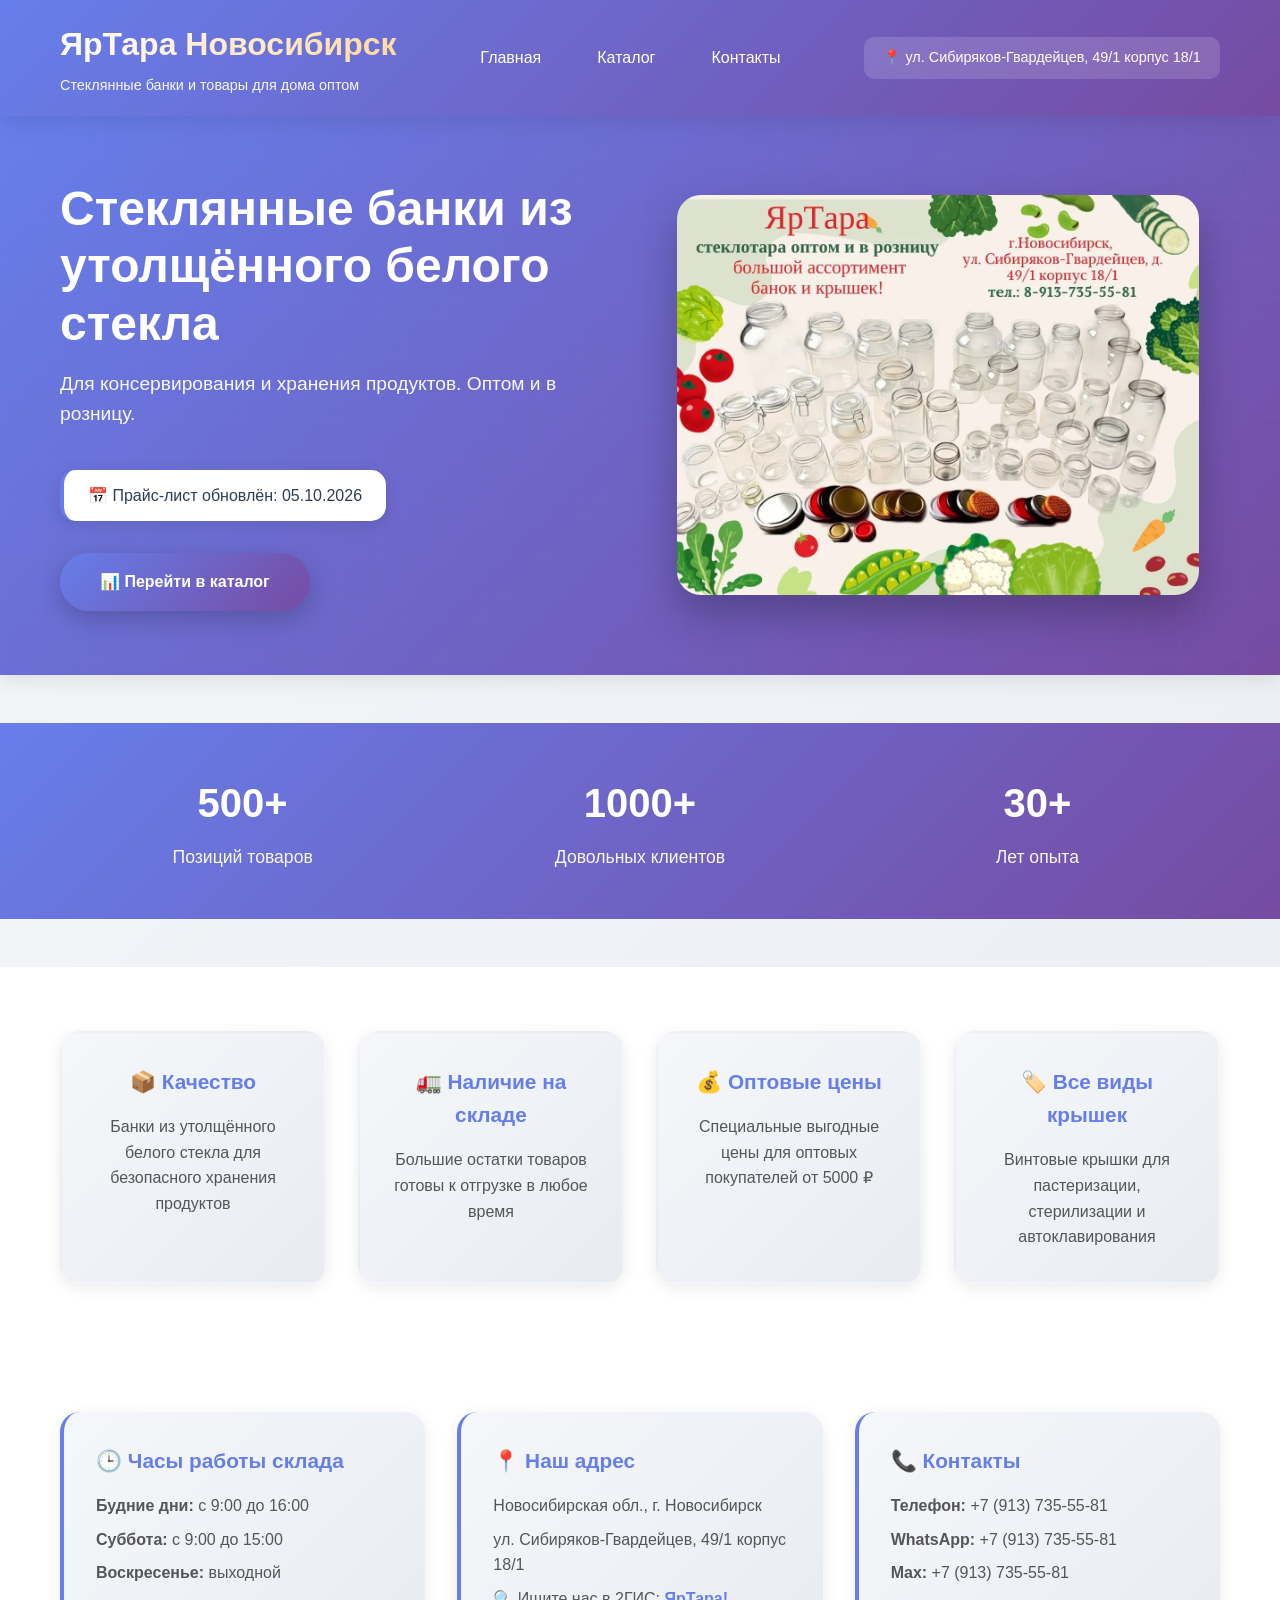
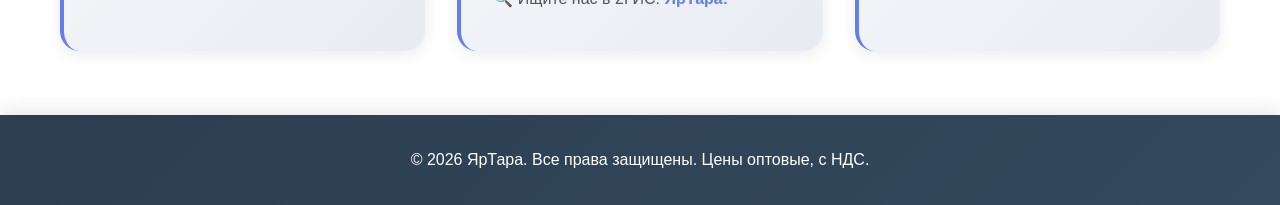
<file: index.html>
<!DOCTYPE html>
<html lang="ru">

<head>
    <meta charset="UTF-8">
    <meta name="viewport" content="width=device-width, initial-scale=1.0">
    <link rel="icon" type="image/svg+xml" href="static/images/favicon.svg">
    <title>ЯрТара Новосибирск - оптовая продажа стеклянной тары</title>
    <style>
        * {
            margin: 0;
            padding: 0;
            box-sizing: border-box;
        }

        body {
            font-family: 'Segoe UI', -apple-system, BlinkMacSystemFont, Arial, sans-serif;
            background: linear-gradient(135deg, #f5f7fa 0%, #e8ecf1 100%);
            color: #2c3e50;
            line-height: 1.6;
        }

        .container {
            max-width: 1200px;
            margin: auto;
            padding: 0 20px;
        }

        header {
            background: linear-gradient(135deg, #667eea 0%, #764ba2 100%);
            color: white;
            padding: 1.2rem 0;
            box-shadow: 0 4px 20px rgba(0, 0, 0, 0.1);
            position: sticky;
            top: 0;
            z-index: 100;
        }

        header .container {
            display: flex;
            justify-content: space-between;
            align-items: center;
            flex-wrap: wrap;
            gap: 1rem;
        }

        .logo h1 {
            font-size: 2rem;
            background: linear-gradient(135deg, #fff 0%, #ffd89b 100%);
            -webkit-background-clip: text;
            -webkit-text-fill-color: transparent;
            background-clip: text;
            font-weight: 800;
        }

        .logo p {
            font-size: 0.9rem;
            opacity: 0.95;
            margin-top: 0.2rem;
        }

        nav ul {
            display: flex;
            list-style: none;
            gap: 1.5rem;
        }

        nav a {
            color: white;
            text-decoration: none;
            font-weight: 500;
            transition: all 0.3s;
            padding: 0.5rem 1rem;
            border-radius: 8px;
        }

        nav a:hover {
            color: #ffd89b;
            background: rgba(255, 255, 255, 0.1);
            transform: translateY(-2px);
        }

        .contact-info {
            background: rgba(255, 255, 255, 0.15);
            padding: 0.6rem 1.2rem;
            border-radius: 10px;
            backdrop-filter: blur(10px);
        }

        .contact-info p {
            margin: 0;
            font-size: 0.9rem;
        }

        /* ===== HERO с изображением ===== */
        .hero {
            background: linear-gradient(135deg, #667eea 0%, #764ba2 100%);
            color: white;
            padding: 4rem 0;
            margin-bottom: 3rem;
            box-shadow: 0 4px 20px rgba(0, 0, 0, 0.1);
            position: relative;
            overflow: hidden;
        }

        .hero::before {
            content: '';
            position: absolute;
            top: 0;
            left: 0;
            right: 0;
            bottom: 0;
            background: url('data:image/svg+xml,<svg width="100" height="100" xmlns="http://www.w3.org/2000/svg"><defs><pattern id="grid" width="40" height="40" patternUnits="userSpaceOnUse"><path d="M 40 0 L 0 0 0 40" fill="none" stroke="rgba(255,255,255,0.1)" stroke-width="1"/></pattern></defs><rect width="100" height="100" fill="url(%23grid)"/></svg>');
            opacity: 0.3;
        }

        .hero .container {
            display: flex;
            align-items: center;
            justify-content: space-between;
            gap: 2rem;
            position: relative;
            z-index: 1;
        }

        .hero-content {
            flex: 1;
            text-align: left;
        }

        .hero-content h2 {
            font-size: 3rem;
            margin-bottom: 1rem;
            font-weight: 800;
            line-height: 1.2;
        }

        .hero-content p {
            font-size: 1.2rem;
            margin-bottom: 2rem;
            opacity: 0.95;
        }

        .hero-content .btn {
            display: inline-block;
            background: white;
            color: #667eea;
            padding: 1rem 2.5rem;
            border-radius: 50px;
            text-decoration: none;
            font-weight: 700;
            transition: all 0.3s;
            box-shadow: 0 8px 25px rgba(0, 0, 0, 0.2);
            margin-top: 0.5rem;
        }

        .hero-content .btn:hover {
            transform: translateY(-3px);
            box-shadow: 0 12px 35px rgba(0, 0, 0, 0.3);
        }

        .hero-image {
            flex: 1;
            display: flex;
            justify-content: center;
            align-items: center;
        }

        .hero-image img {
            max-width: 100%;
            height: auto;
            border-radius: 24px;
            box-shadow: 0 20px 40px rgba(0, 0, 0, 0.25);
            transition: transform 0.3s ease;
            max-height: 400px;
            object-fit: contain;
        }

        .hero-image img:hover {
            transform: scale(1.02);
        }

        /* ===== Остальные секции ===== */
        .features {
            padding: 4rem 0;
            background: white;
        }

        .features .container {
            display: grid;
            grid-template-columns: repeat(auto-fit, minmax(250px, 1fr));
            gap: 2rem;
        }

        .feature-card {
            background: linear-gradient(135deg, #f5f7fa 0%, #e8ecf1 100%);
            padding: 2rem;
            border-radius: 20px;
            box-shadow: 0 4px 15px rgba(0, 0, 0, 0.08);
            text-align: center;
            transition: all 0.3s;
            border: 2px solid transparent;
        }

        .feature-card:hover {
            transform: translateY(-5px);
            box-shadow: 0 8px 25px rgba(102, 126, 234, 0.2);
            border-color: #667eea;
        }

        .feature-card h3 {
            color: #667eea;
            margin-bottom: 1rem;
            font-size: 1.3rem;
        }

        .feature-card p {
            color: #555;
            line-height: 1.6;
        }

        .stats {
            background: linear-gradient(135deg, #667eea 0%, #764ba2 100%);
            color: white;
            padding: 3rem 0;
            margin: 3rem 0;
        }

        .stats .container {
            display: grid;
            grid-template-columns: repeat(auto-fit, minmax(200px, 1fr));
            gap: 2rem;
            text-align: center;
        }

        .stat-item h3 {
            font-size: 2.5rem;
            font-weight: 800;
            margin-bottom: 0.5rem;
        }

        .stat-item p {
            font-size: 1.1rem;
            opacity: 0.95;
        }

        .contacts {
            padding: 4rem 0;
            background: white;
        }

        .contacts .container {
            display: grid;
            grid-template-columns: repeat(auto-fit, minmax(300px, 1fr));
            gap: 2rem;
        }

        .contact-card {
            padding: 2rem;
            border-radius: 20px;
            box-shadow: 0 4px 15px rgba(0, 0, 0, 0.08);
            background: linear-gradient(135deg, #f5f7fa 0%, #e8ecf1 100%);
            border-left: 4px solid #667eea;
            transition: all 0.3s;
        }

        .contact-card:hover {
            transform: translateY(-5px);
            box-shadow: 0 8px 25px rgba(102, 126, 234, 0.2);
        }

        .contact-card h3 {
            color: #667eea;
            margin-bottom: 1rem;
            font-size: 1.3rem;
        }

        .contact-card p {
            margin: 0.5rem 0;
            color: #555;
        }

        footer {
            background: linear-gradient(135deg, #2c3e50 0%, #34495e 100%);
            color: white;
            text-align: center;
            padding: 2rem 0;
            box-shadow: 0 -4px 20px rgba(0, 0, 0, 0.1);
        }

        /* ===== Адаптив ===== */
        @media (max-width: 768px) {
            header .container {
                flex-direction: column;
                text-align: center;
            }

            .hero .container {
                flex-direction: column;
                text-align: center;
            }

            .hero-content {
                text-align: center;
            }

            .hero-content h2 {
                font-size: 2rem;
            }

            .hero-content p {
                font-size: 1rem;
            }

            .hero-image img {
                max-height: 250px;
            }

            nav ul {
                flex-wrap: wrap;
                justify-content: center;
            }
        }

        @keyframes fadeIn {
            from {
                opacity: 0;
                transform: translateY(20px);
            }
            to {
                opacity: 1;
                transform: translateY(0);
            }
        }

        .feature-card,
        .contact-card {
            animation: fadeIn 0.6s ease-out;
        }
    </style>
</head>

<body>
    <header>
        <div class="container">
            <div class="logo">
                <h1>ЯрТара Новосибирск</h1>
                <p>Стеклянные банки и товары для дома оптом</p>
            </div>
            <nav>
                <ul>
                    <li><a href="index.html">Главная</a></li>
                    <li><a href="catalog.html">Каталог</a></li>
                    <li><a href="#contacts">Контакты</a></li>
                </ul>
            </nav>
            <div class="contact-info">
                <p>📍 ул. Сибиряков-Гвардейцев, 49/1 корпус 18/1</p>
            </div>
        </div>
    </header>

    <!-- HERO с изображением -->
    <section class="hero">
        <div class="container">
            <div class="hero-content">
                <h2>Стеклянные банки из утолщённого белого стекла</h2>
                <p>Для консервирования и хранения продуктов. Оптом и в розницу.</p>
                <div style="background: white; color: #2c3e50; padding: 0.8rem 1.5rem; border-radius: 15px; display: inline-block; margin: 0.5rem 0 1.5rem; box-shadow: 0 4px 15px rgba(0,0,0,0.1); font-weight: 500; font-size: 1rem; border-left: 4px solid #667eea;">
                    📅 Прайс-лист обновлён: 05.10.2026
                </div>
                <br>
                <a href="catalog.html" class="btn" style="background: linear-gradient(135deg, #667eea 0%, #764ba2 100%); color: white;">
                    📊 Перейти в каталог
                </a>
            </div>
            <div class="hero-image">
                <!-- ВАШЕ ИЗОБРАЖЕНИЕ: замените имя файла при необходимости -->
                <img src="static/images/yartara-hero.png" alt="ЯрТара - стеклянные банки оптом" title="ЯрТара">
            </div>
        </div>
    </section>

    <section class="stats">
        <div class="container">
            <div class="stat-item">
                <h3>500+</h3>
                <p>Позиций товаров</p>
            </div>
            <div class="stat-item">
                <h3>1000+</h3>
                <p>Довольных клиентов</p>
            </div>
            <div class="stat-item">
                <h3>30+</h3>
                <p>Лет опыта</p>
            </div>
        </div>
    </section>

    <section class="features">
        <div class="container">
            <div class="feature-card">
                <h3>📦 Качество</h3>
                <p>Банки из утолщённого белого стекла для безопасного хранения продуктов</p>
            </div>
            <div class="feature-card">
                <h3>🚛 Наличие на складе</h3>
                <p>Большие остатки товаров готовы к отгрузке в любое время</p>
            </div>
            <div class="feature-card">
                <h3>💰 Оптовые цены</h3>
                <p>Специальные выгодные цены для оптовых покупателей от 5000 ₽</p>
            </div>
            <div class="feature-card">
                <h3>🏷️ Все виды крышек</h3>
                <p>Винтовые крышки для пастеризации, стерилизации и автоклавирования</p>
            </div>
        </div>
    </section>

    <section class="contacts" id="contacts">
        <div class="container">
            <div class="contact-card">
                <h3>🕒 Часы работы склада</h3>
                <p><strong>Будние дни:</strong> с 9:00 до 16:00</p>
                <p><strong>Суббота:</strong> с 9:00 до 15:00</p>
                <p><strong>Воскресенье:</strong> выходной</p>
            </div>
            <div class="contact-card">
                <h3>📍 Наш адрес</h3>
                <p>Новосибирская обл., г. Новосибирск</p>
                <p>ул. Сибиряков-Гвардейцев, 49/1 корпус 18/1</p>
                <p>🔍 Ищите нас в 2ГИС: <a href="https://2gis.ru/novosibirsk/search/ЯрТара" target="_blank" rel="noopener" style="color: #667eea; font-weight: 600; text-decoration: none;">ЯрТара!</a></p>
            </div>
            <div class="contact-card">
                <h3>📞 Контакты</h3>
                <p><strong>Телефон:</strong> +7 (913) 735-55-81</p>
                <p><strong>WhatsApp:</strong> +7 (913) 735-55-81</p>
                <p><strong>Max:</strong> +7 (913) 735-55-81</p>
            </div>
        </div>
    </section>

    <footer>
        <div class="container">
            <p>&copy; 2026 ЯрТара. Все права защищены. Цены оптовые, с НДС.</p>
        </div>
    </footer>
</body>

</html>
</file>
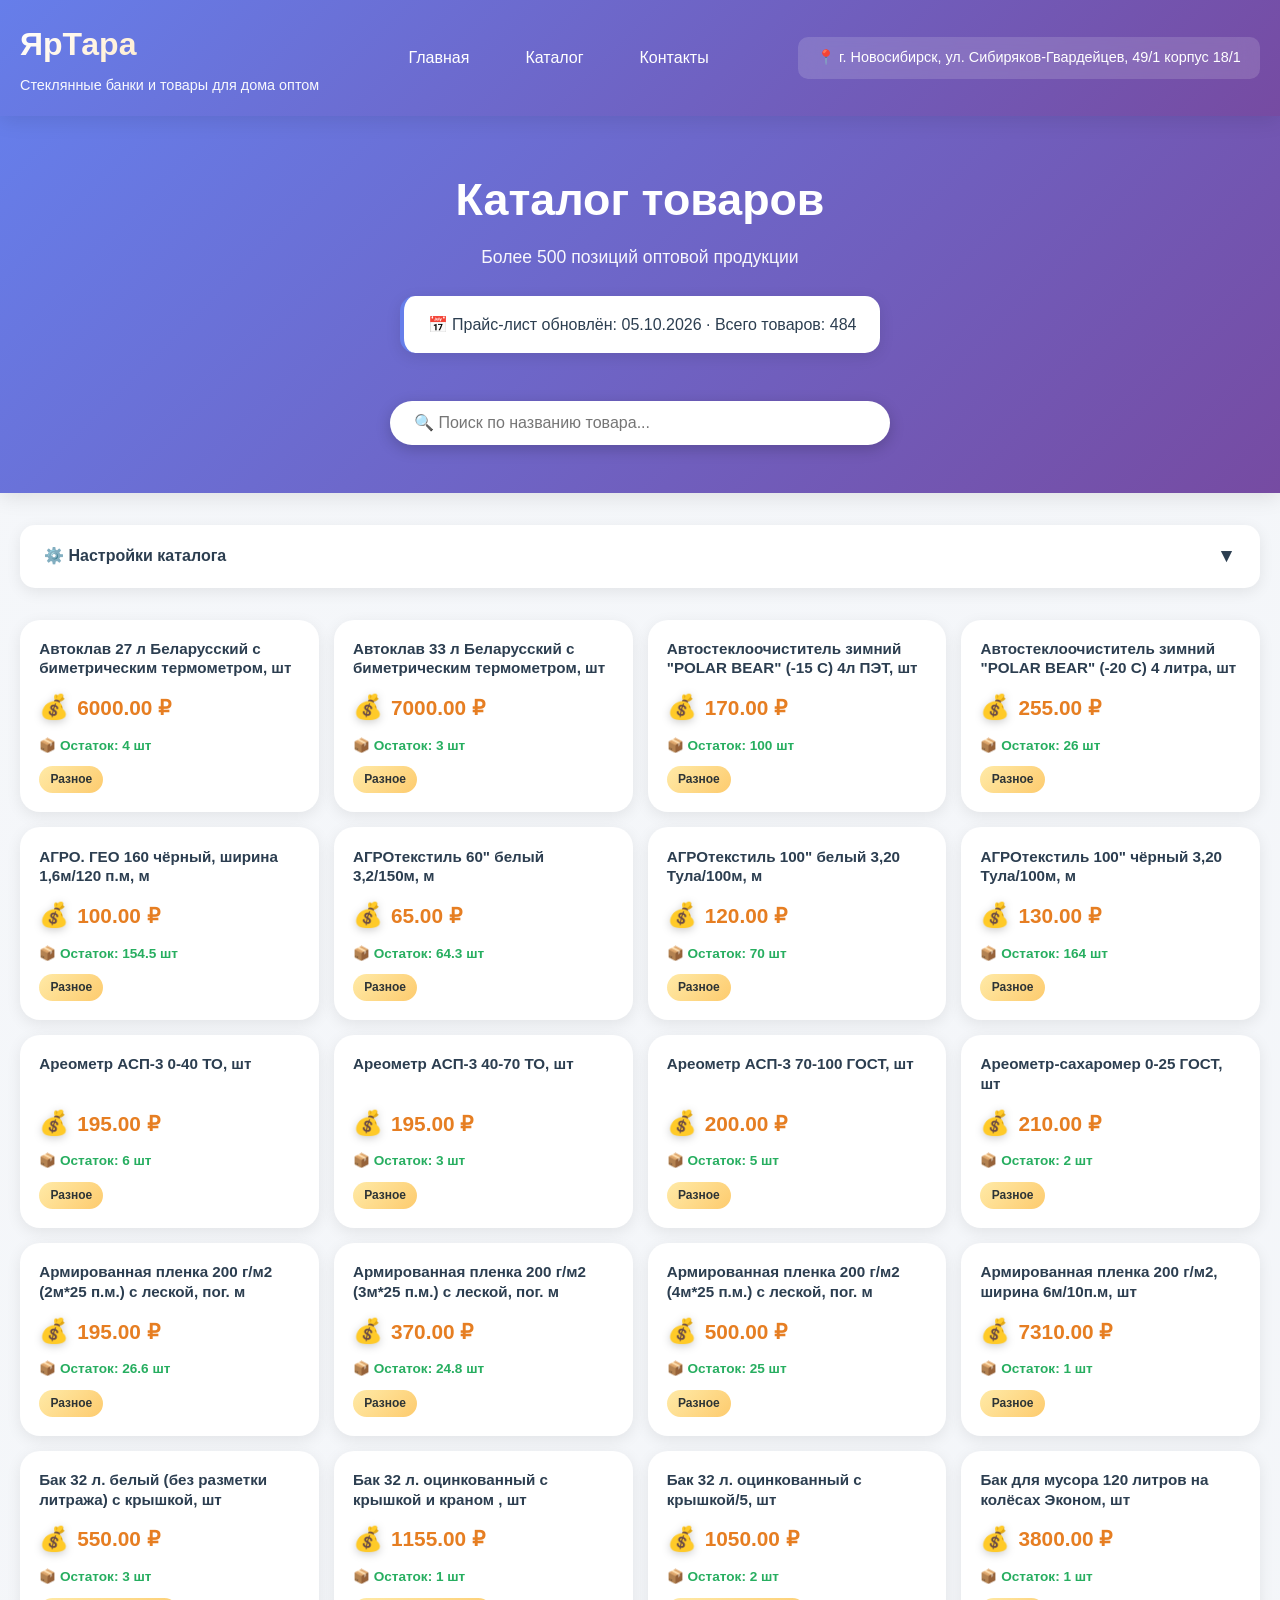
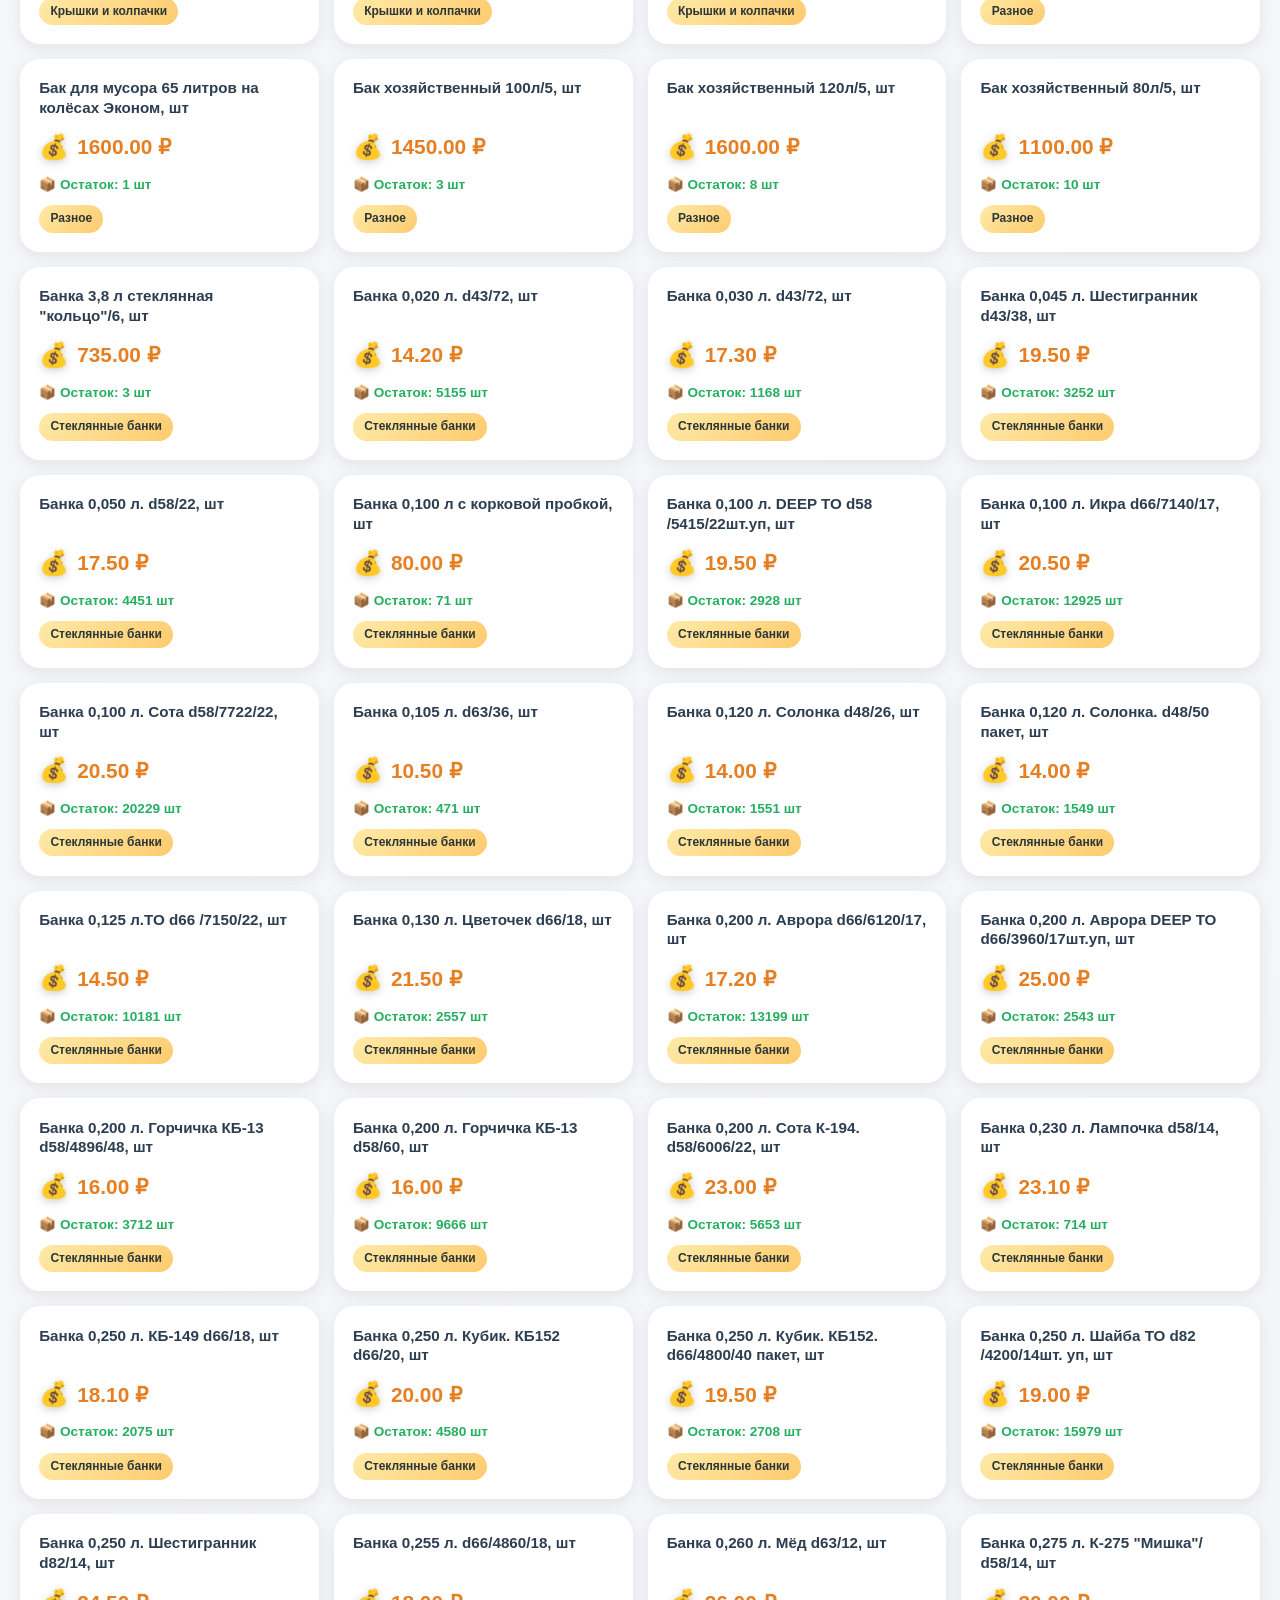
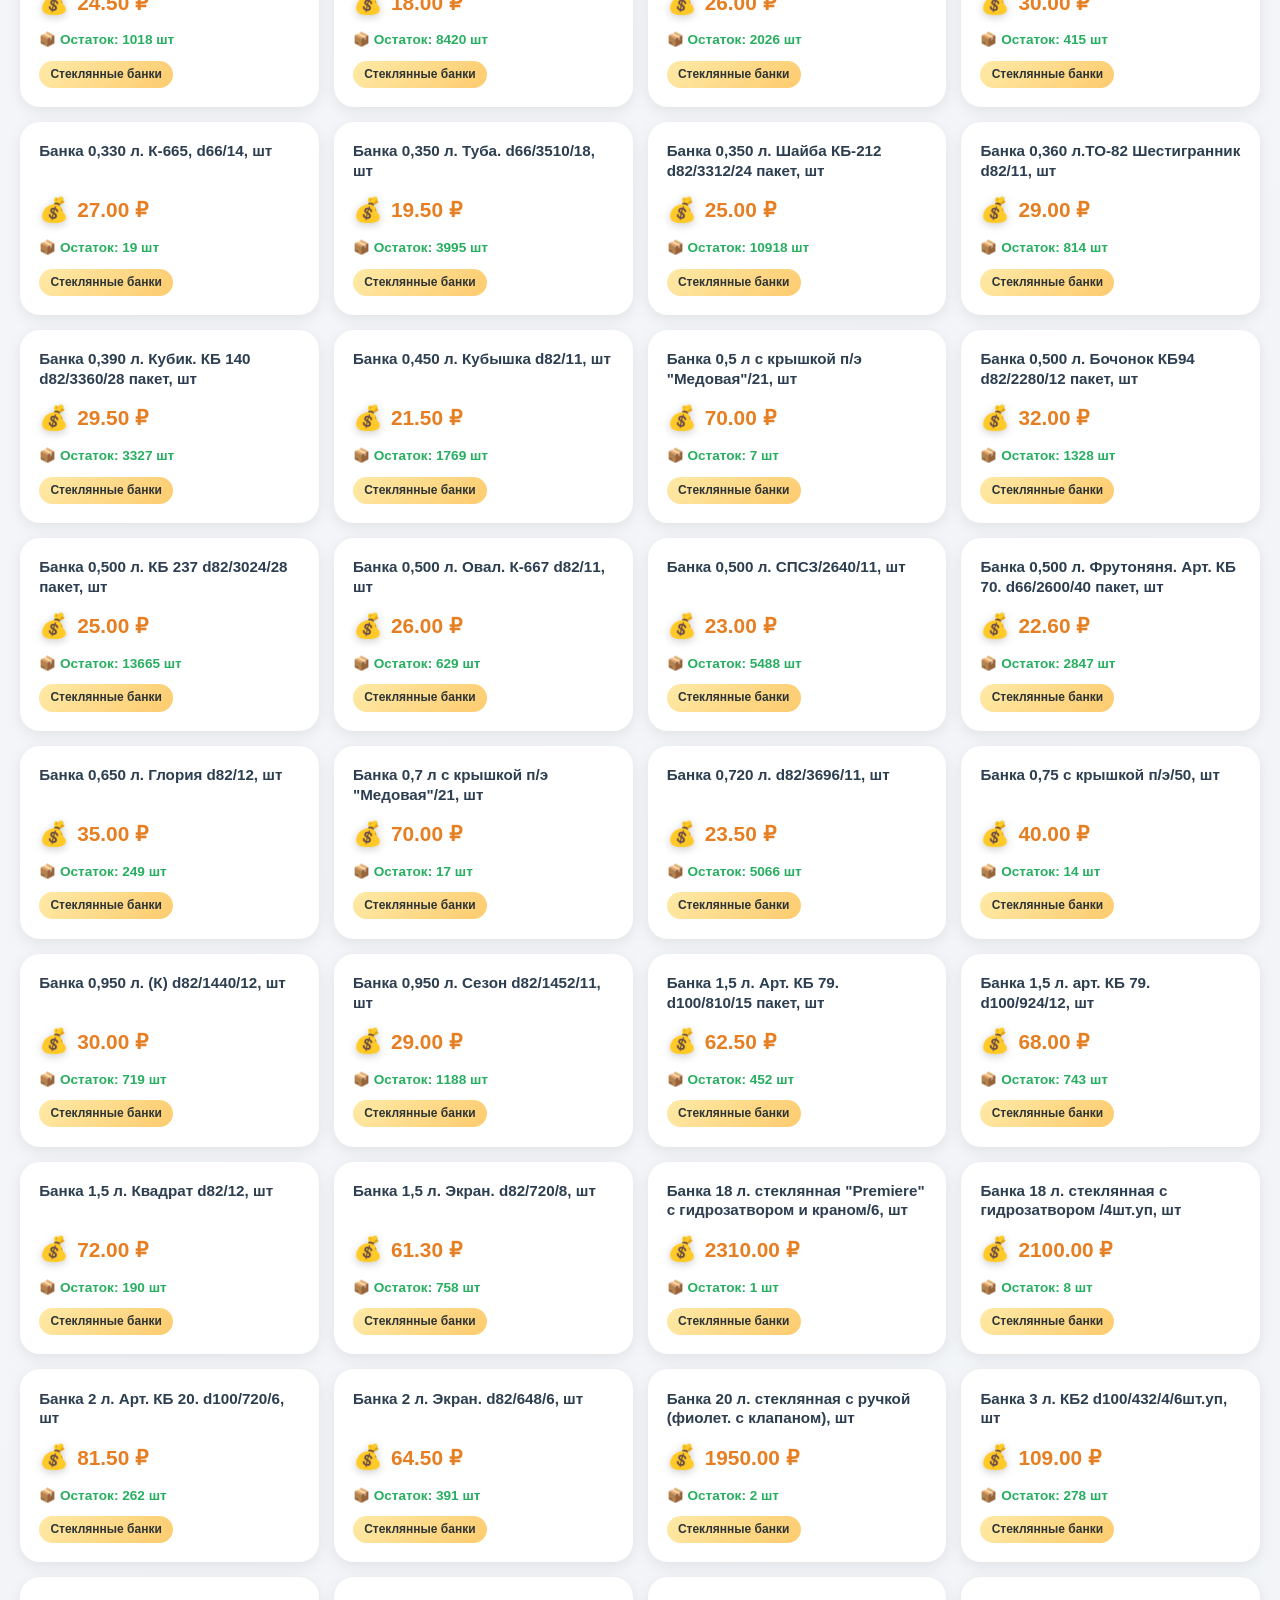
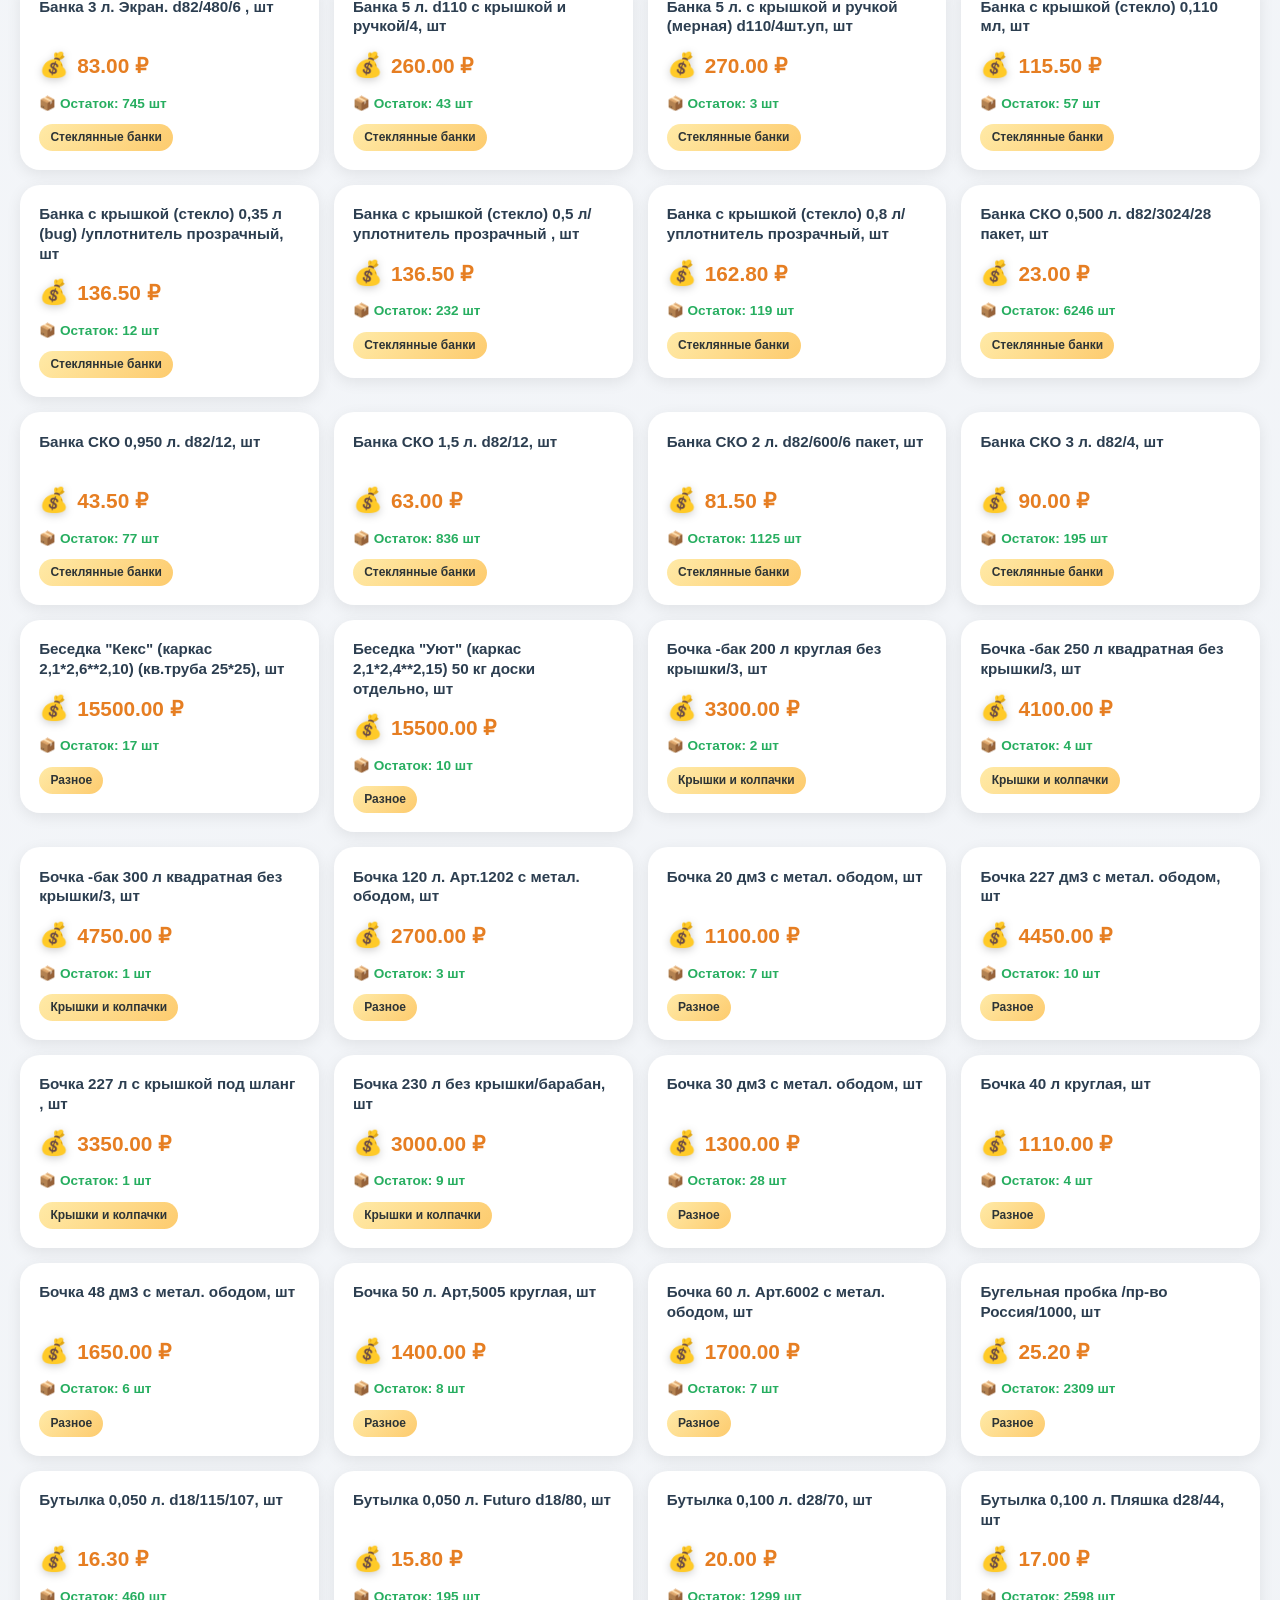
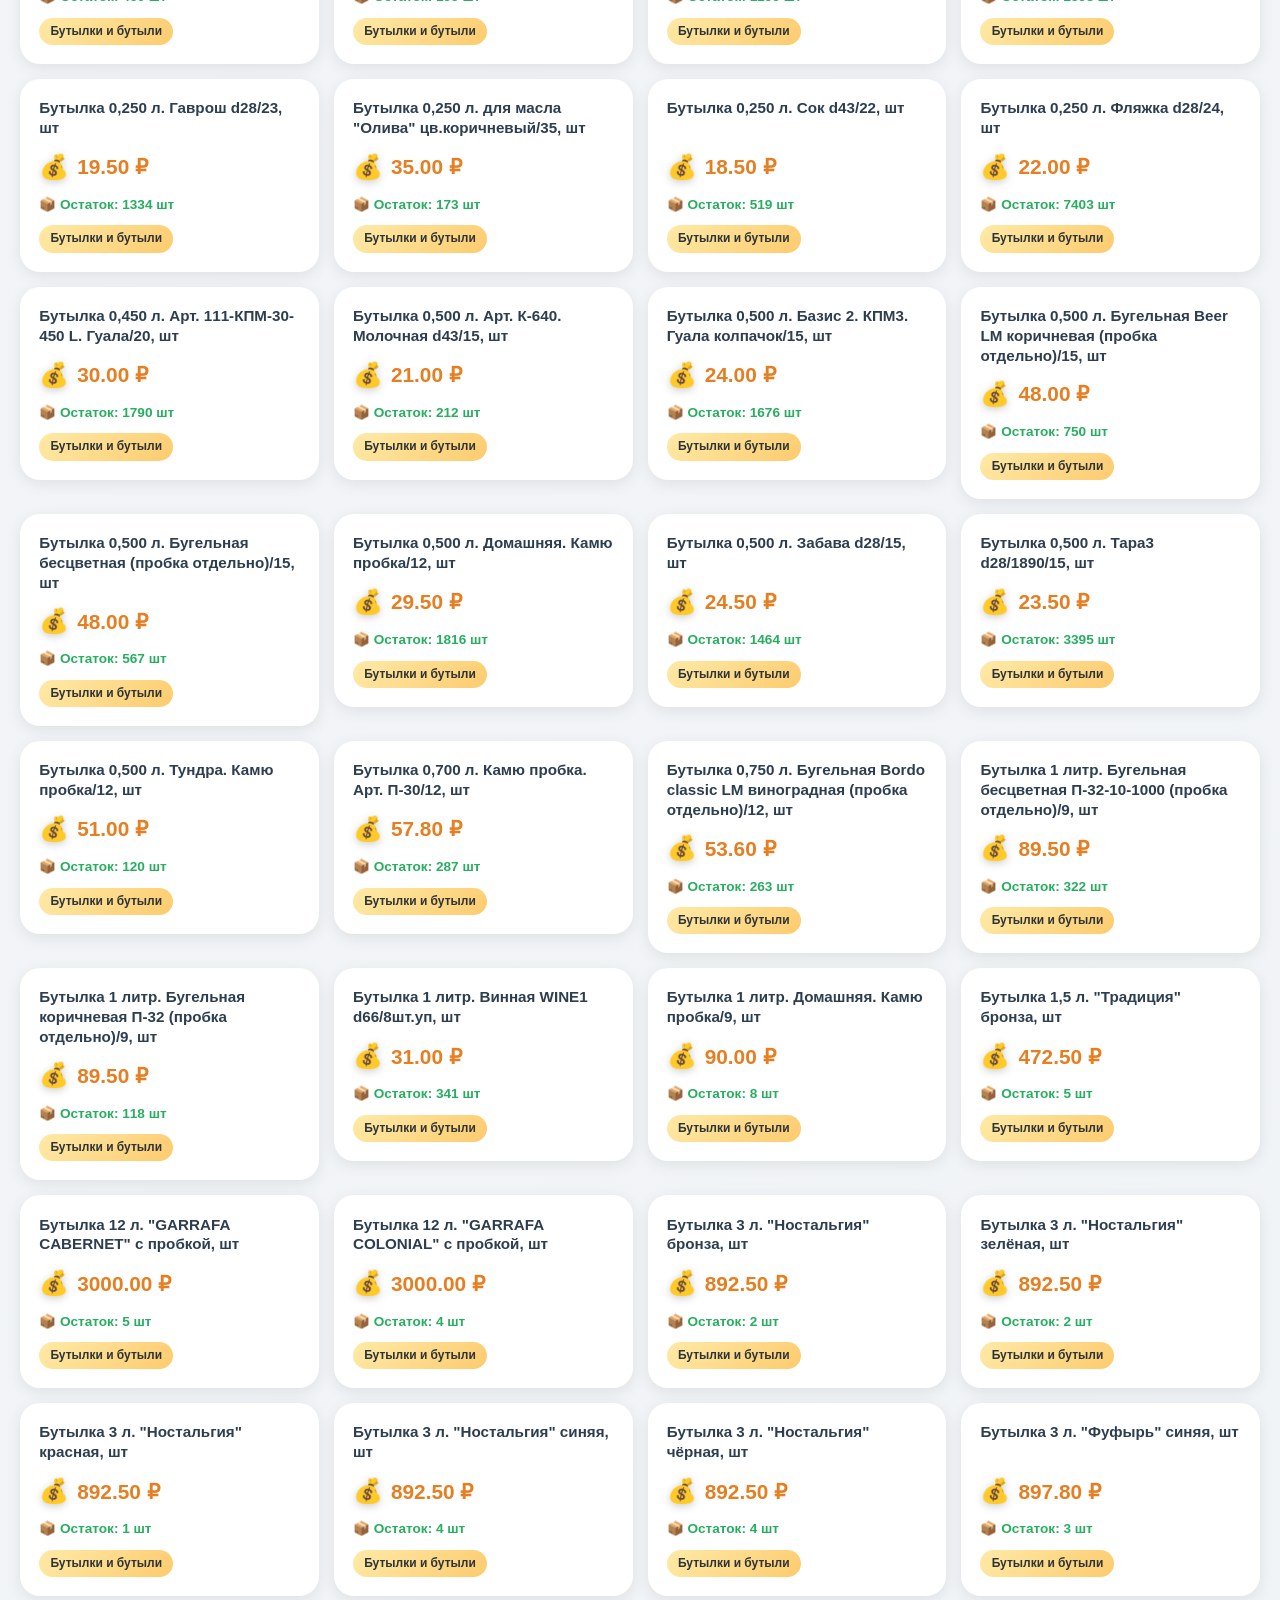
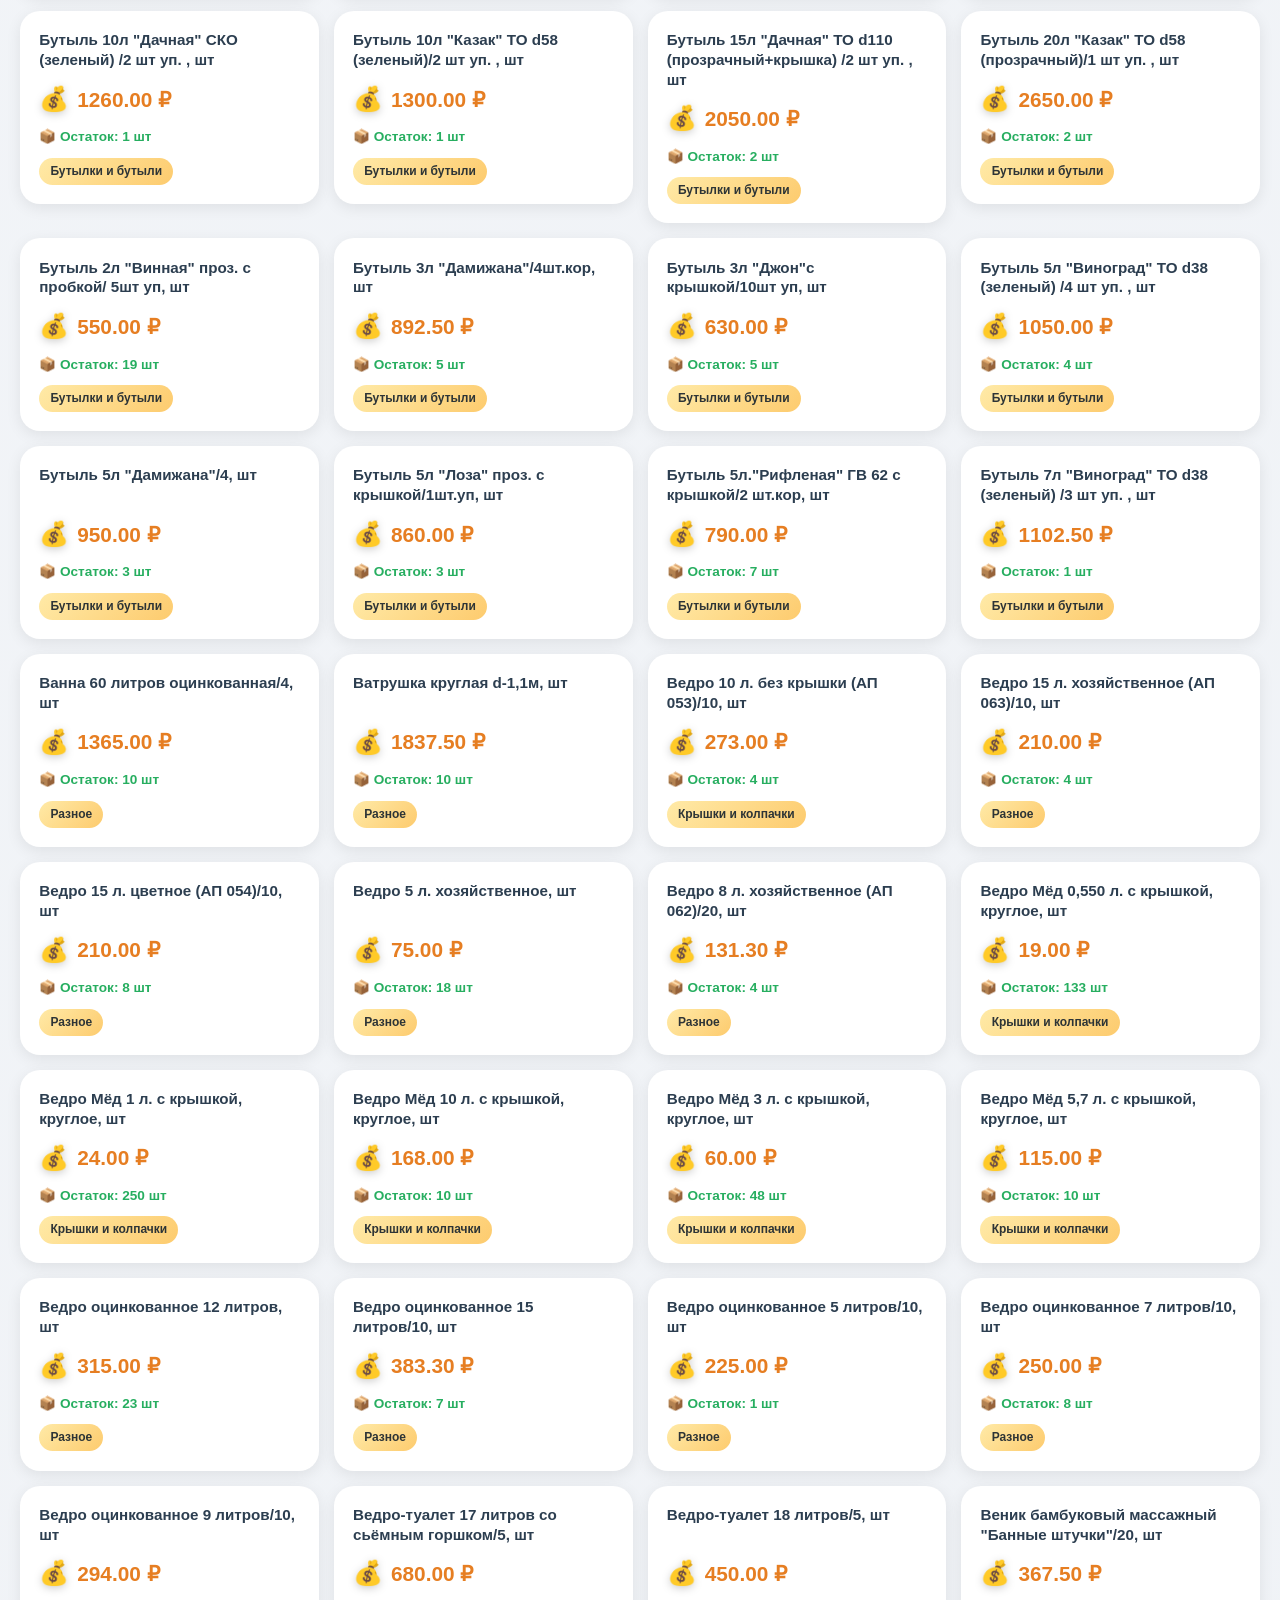
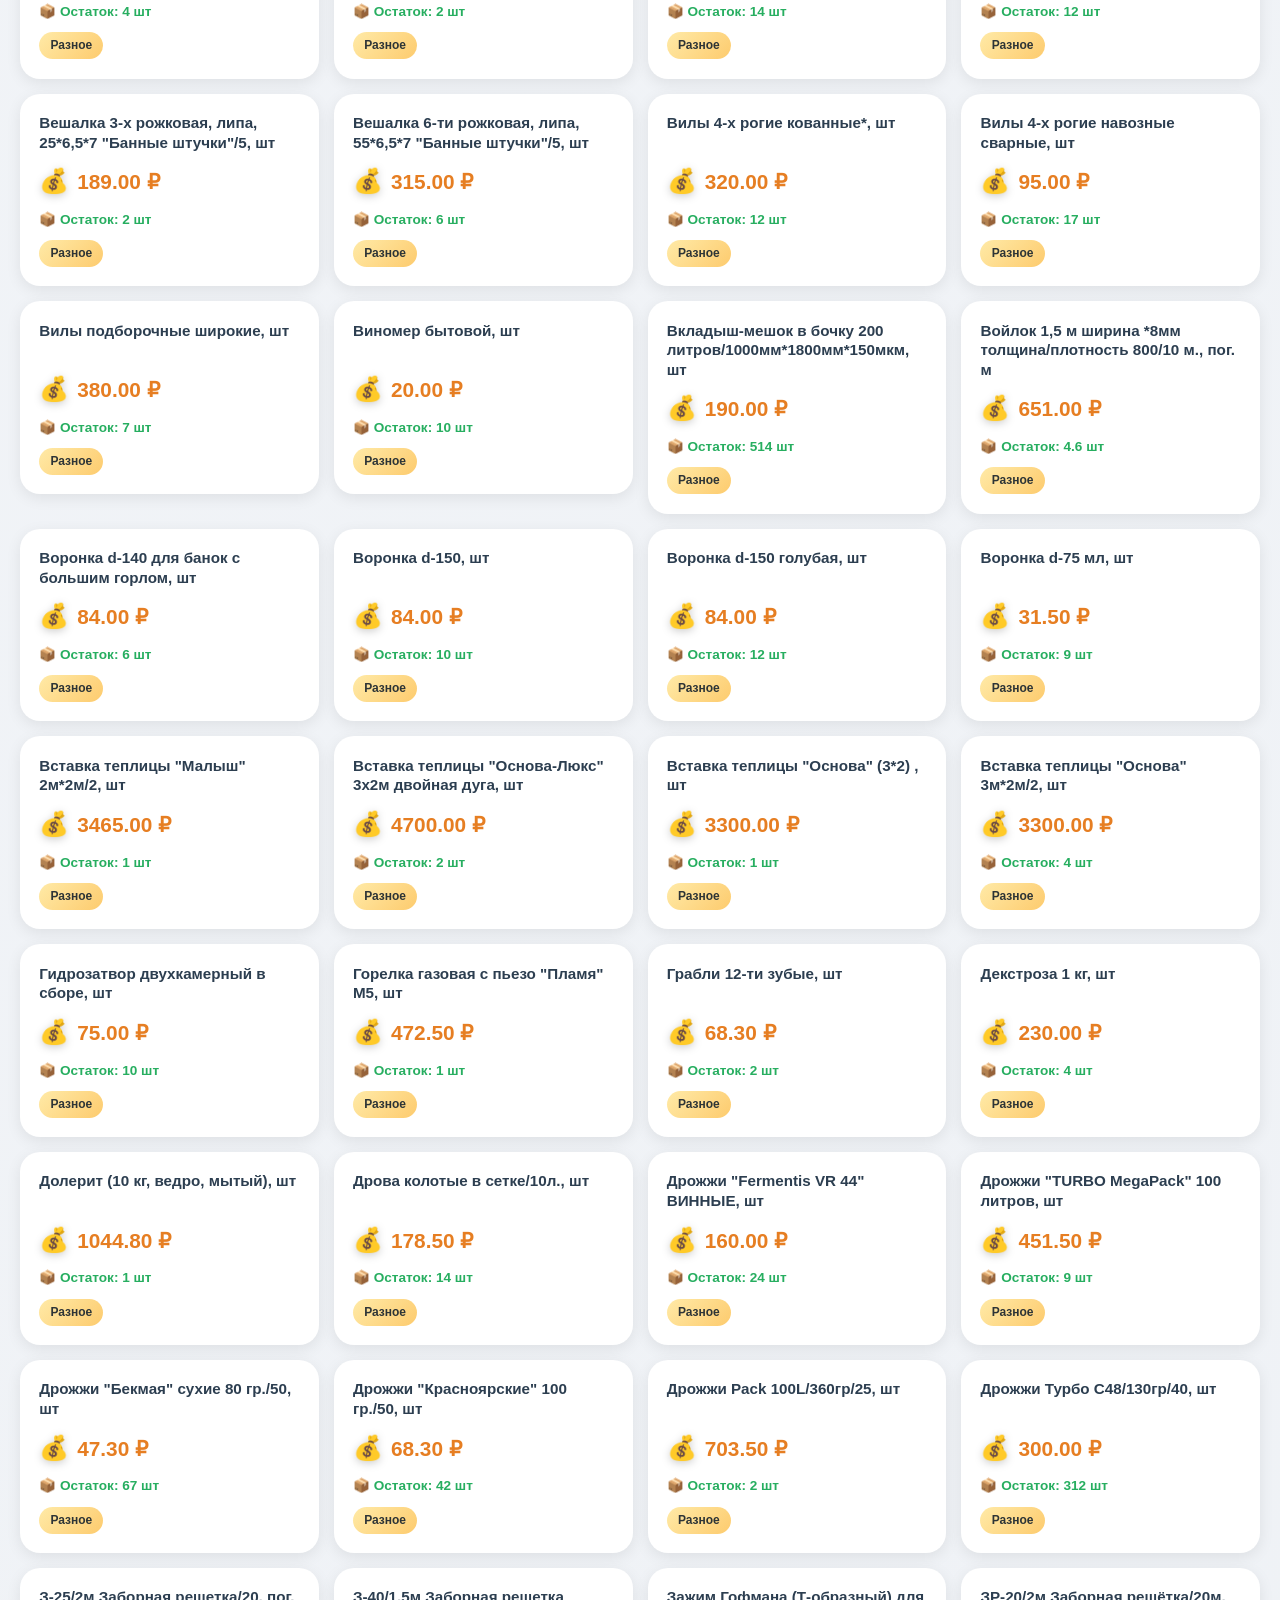
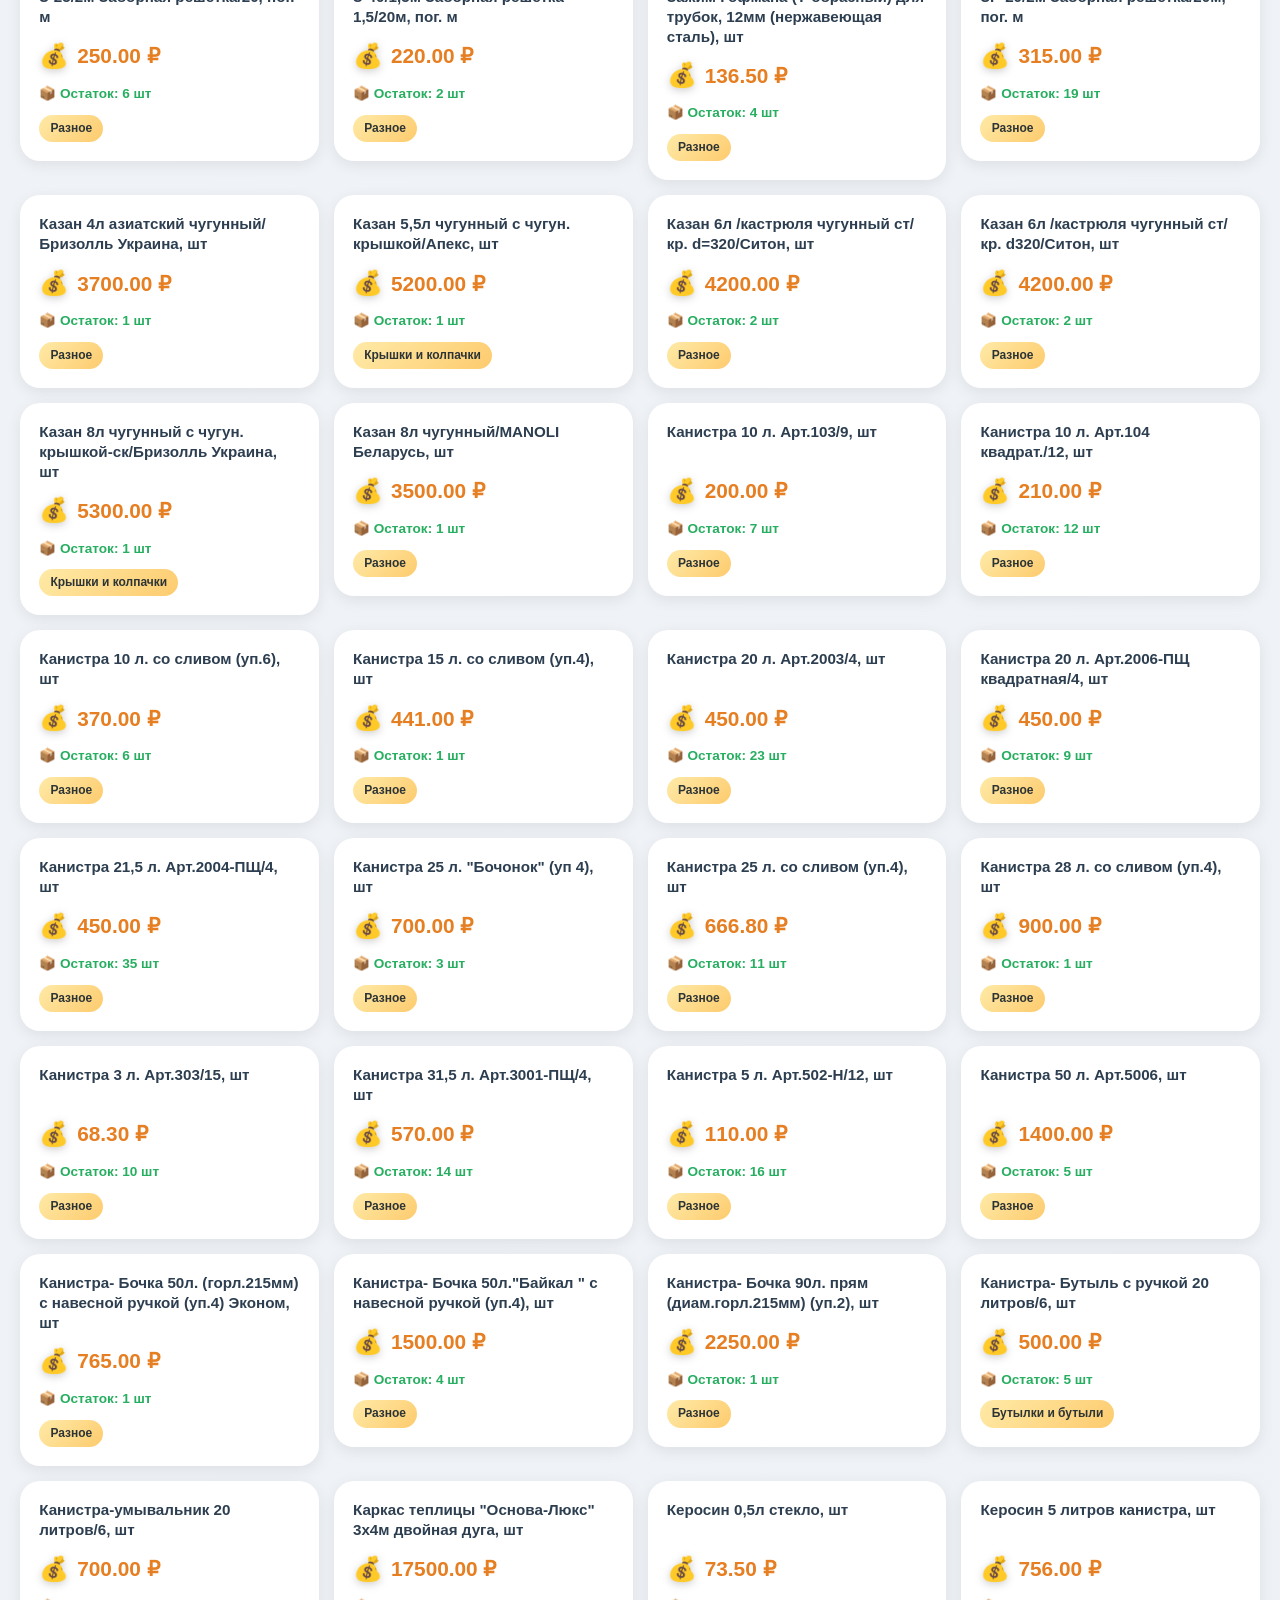
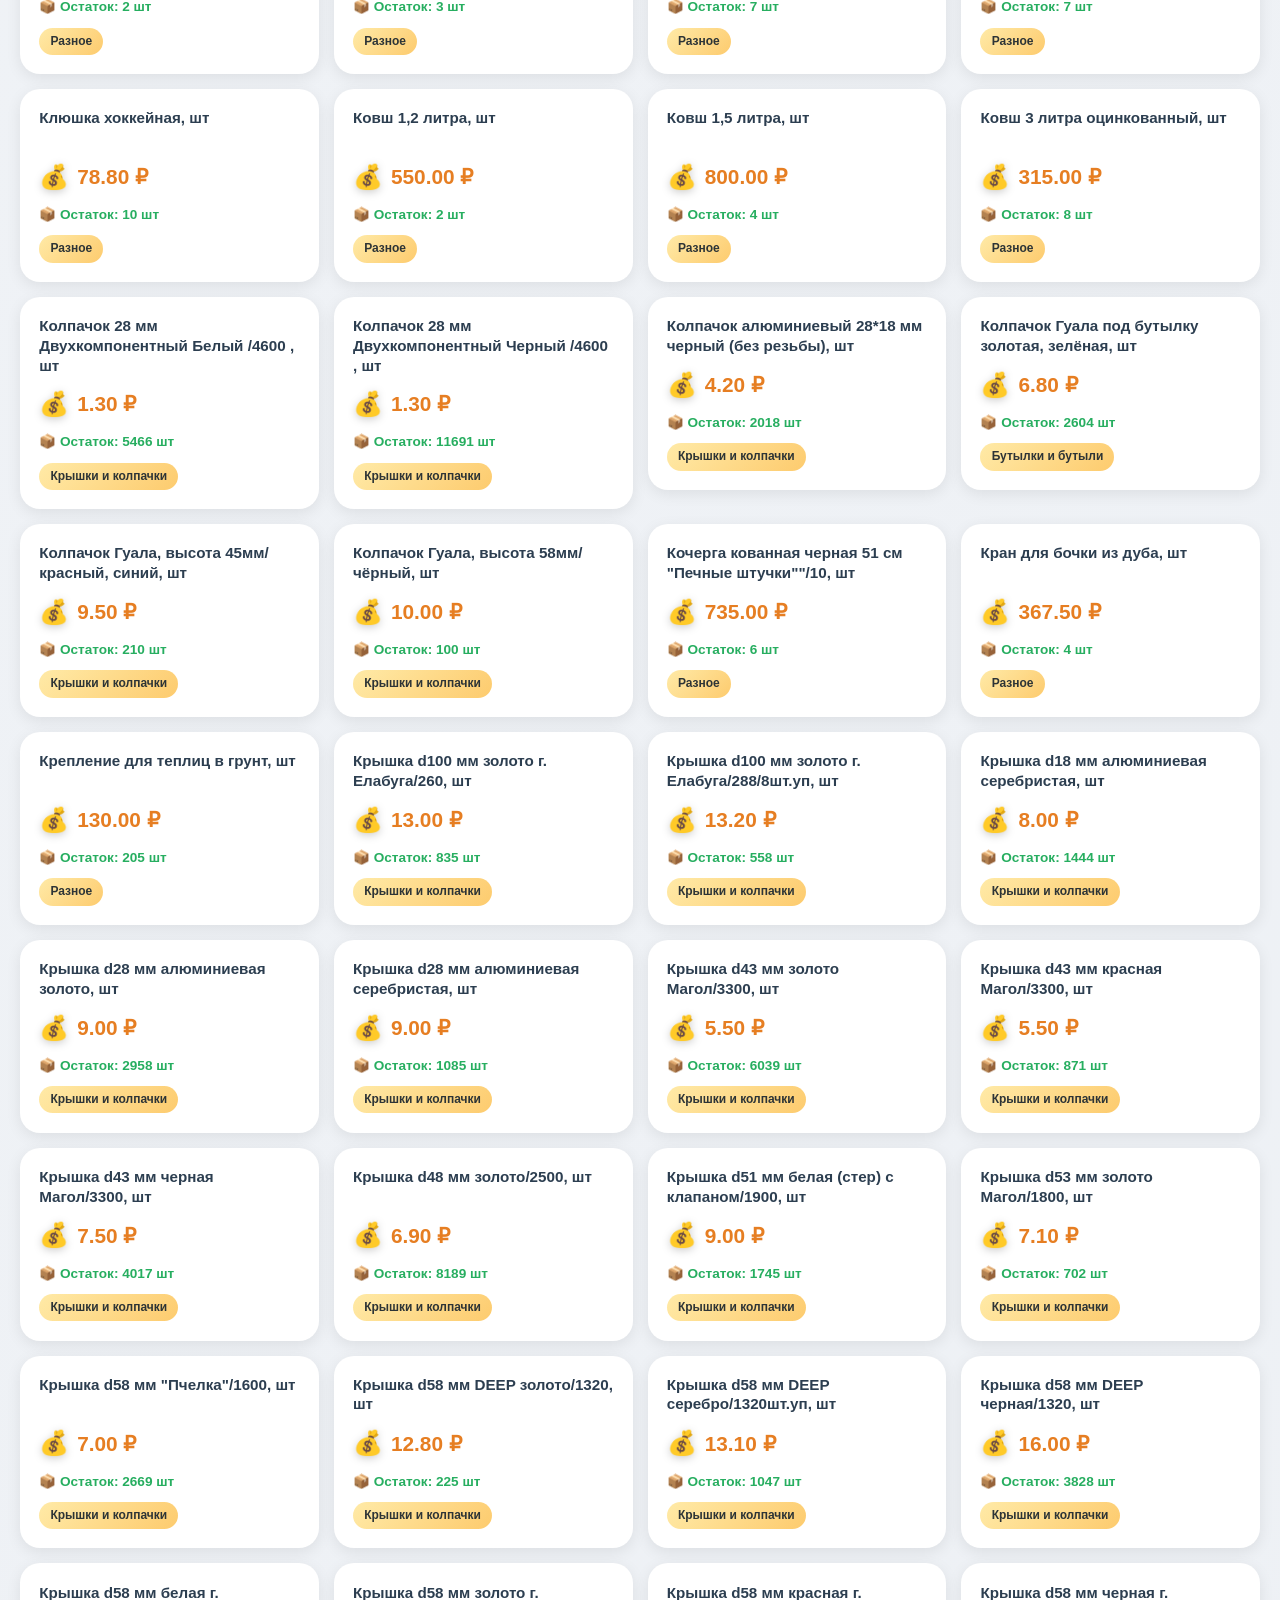
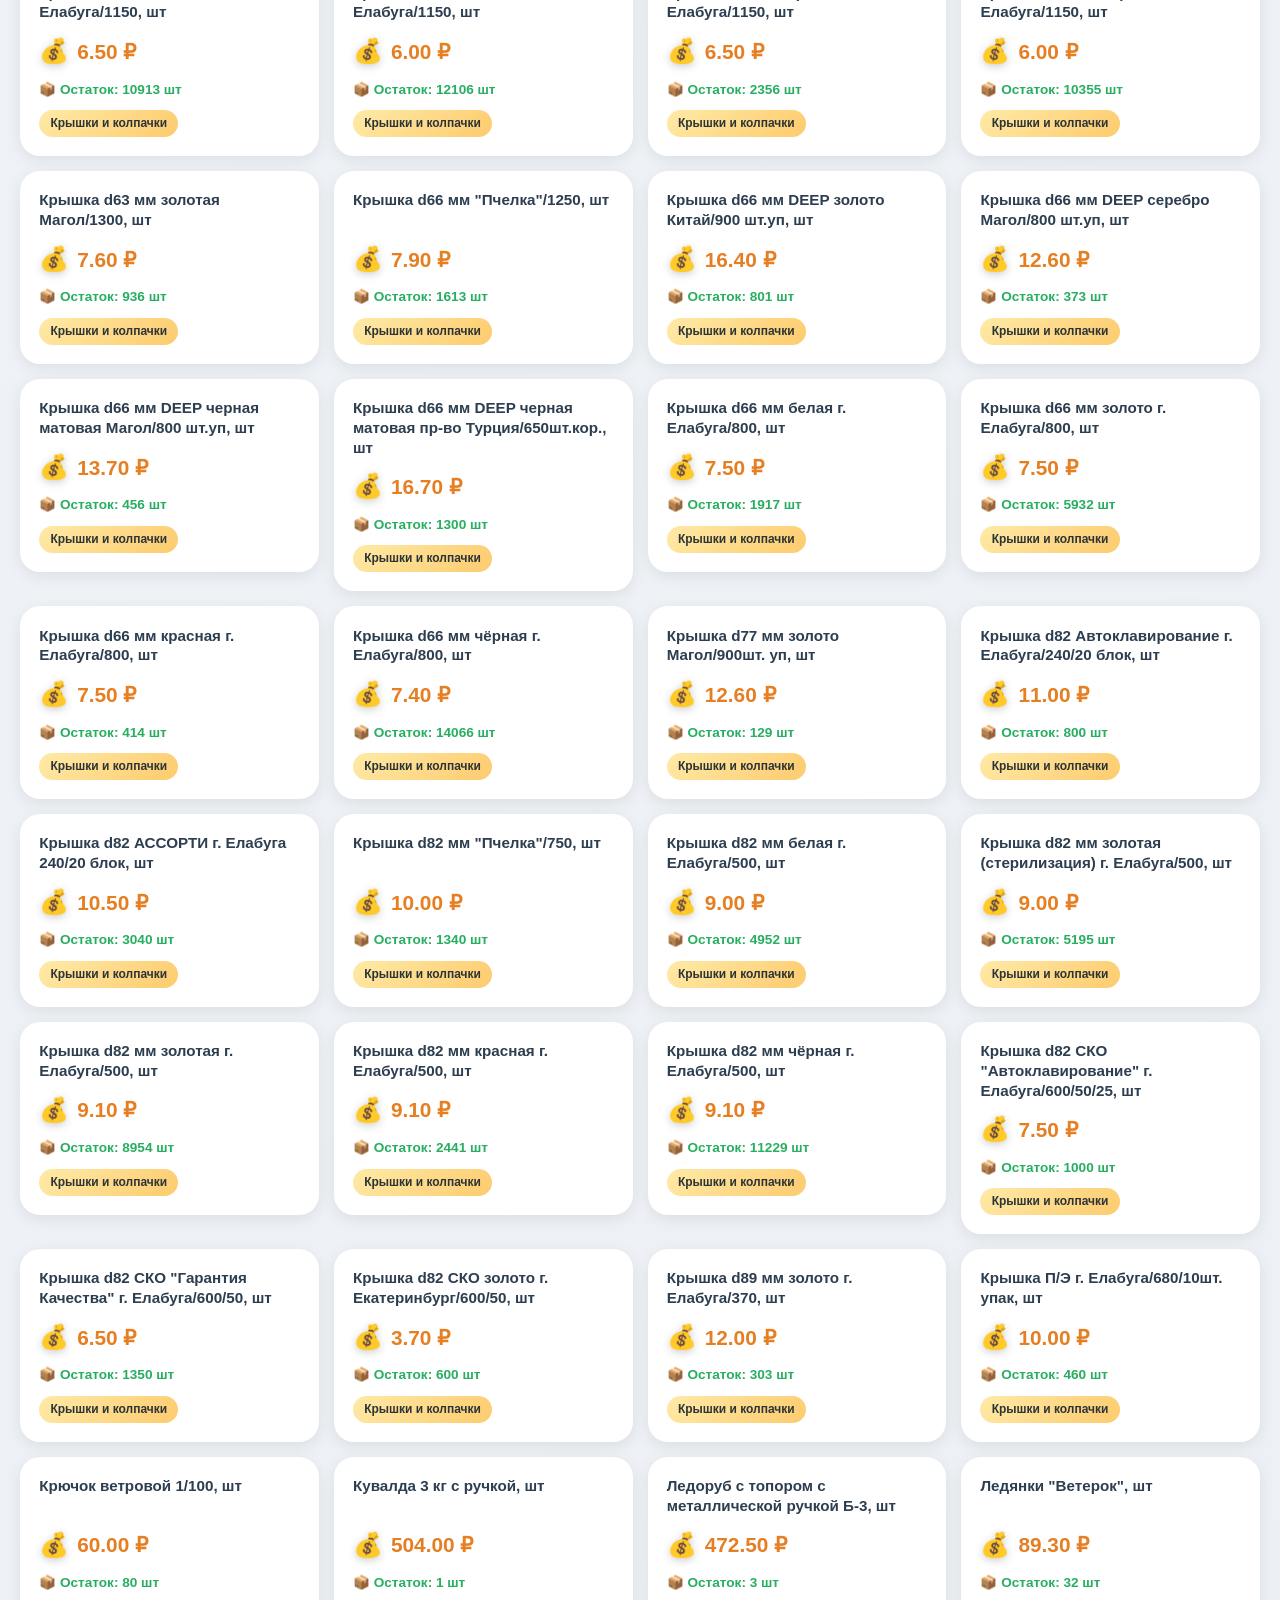
<file: catalog.html>
<!DOCTYPE html>
    <html lang="ru">
    <head>
        <meta http-equiv="Cache-Control" content="no-cache, no-store, must-revalidate">
        <meta http-equiv="Pragma" content="no-cache">
        <meta http-equiv="Expires" content="0">
        <meta charset="UTF-8">
        <meta name="viewport" content="width=device-width, initial-scale=1.0">
        <link rel="icon" type="image/svg+xml" href="static/images/favicon.svg">
        <title>Каталог ЯрТара</title>
        <style>
            * { margin: 0; padding: 0; box-sizing: border-box; }
            
            body { 
                font-family: 'Segoe UI', -apple-system, BlinkMacSystemFont, Arial, sans-serif; 
                background: linear-gradient(135deg, #f5f7fa 0%, #e8ecf1 100%);
                color: #2c3e50;
                line-height: 1.6;
            }
            
            .container { 
                max-width: 1400px; 
                margin: auto; 
                padding: 0 20px; 
            }
            
            header { 
                background: linear-gradient(135deg, #667eea 0%, #764ba2 100%);
                color: white; 
                padding: 1.2rem 0;
                box-shadow: 0 4px 20px rgba(0,0,0,0.1);
                position: sticky;
                top: 0;
                z-index: 100;
            }
            
            header .container { 
                display: flex; 
                justify-content: space-between; 
                align-items: center; 
                flex-wrap: wrap; 
                gap: 1rem; 
            }
            
            .logo h1 { 
                font-size: 2rem; 
                background: linear-gradient(135deg, #fff 0%, #ffd89b 100%);
                -webkit-background-clip: text;
                -webkit-text-fill-color: transparent;
                background-clip: text;
                font-weight: 800;
            }
            
            .logo p { 
                font-size: 0.9rem; 
                opacity: 0.95;
                margin-top: 0.2rem;
            }
            
            nav ul { 
                display: flex; 
                list-style: none; 
                gap: 1.5rem; 
            }
            
            nav a { 
                color: white; 
                text-decoration: none;
                font-weight: 500;
                transition: all 0.3s;
                padding: 0.5rem 1rem;
                border-radius: 8px;
            }
            
            nav a:hover { 
                color: #ffd89b;
                background: rgba(255,255,255,0.1);
                transform: translateY(-2px);
            }
            
            .contact-info {
                background: rgba(255,255,255,0.15);
                padding: 0.6rem 1.2rem;
                border-radius: 10px;
                backdrop-filter: blur(10px);
            }
            
            .contact-info p {
                margin: 0;
                font-size: 0.9rem;
            }
            
            .hero {
                background: linear-gradient(135deg, #667eea 0%, #764ba2 100%);
                color: white;
                text-align: center;
                padding: 3rem 0;
                margin-bottom: 2rem;
                box-shadow: 0 4px 20px rgba(0,0,0,0.1);
            }
            
            .hero h1 {
                font-size: 2.8rem;
                margin-bottom: 0.5rem;
                font-weight: 800;
            }
            
            #updateInfo { 
                background: white;
                color: #2c3e50;
                padding: 1rem 1.5rem; 
                border-radius: 15px; 
                display: inline-block; 
                margin: 1.5rem 0;
                box-shadow: 0 4px 15px rgba(0, 0, 0, 0.1);
                font-weight: 500;
                font-size: 1rem;
                border-left: 4px solid #667eea;
            }
            
            .download-btn {
                display: inline-block;
                background: linear-gradient(135deg, #27ae60 0%, #229954 100%);
                color: white;
                padding: 1rem 2rem;
                border-radius: 50px;
                text-decoration: none;
                font-weight: 700;
                font-size: 1.1rem;
                margin-top: 1rem;
                transition: all 0.3s;
                box-shadow: 0 4px 15px rgba(39, 174, 96, 0.3);
            }
            
            .download-btn:hover {
                transform: translateY(-3px);
                box-shadow: 0 8px 25px rgba(39, 174, 96, 0.4);
            }
            
            .filters-toggle {
                background: white;
                padding: 1rem 1.5rem;
                border-radius: 15px;
                margin-bottom: 1rem;
                box-shadow: 0 4px 15px rgba(0,0,0,0.08);
                cursor: pointer;
                display: flex;
                justify-content: space-between;
                align-items: center;
                font-weight: 600;
                color: #2c3e50;
                transition: all 0.3s;
            }
            
            .filters-toggle:hover {
                transform: translateY(-2px);
                box-shadow: 0 6px 20px rgba(0,0,0,0.12);
            }
            
            .filters-toggle::after {
                content: "▼";
                font-size: 1.2rem;
                transition: transform 0.3s;
            }
            
            .filters-toggle.active::after {
                transform: rotate(180deg);
            }
            
            .filters-section {
                background: white;
                padding: 1.5rem;
                border-radius: 15px;
                margin-bottom: 2rem;
                box-shadow: 0 4px 15px rgba(0,0,0,0.08);
                display: none;
            }
            
            .filters-section.visible {
                display: block;
                animation: slideDown 0.3s ease-out;
            }
            
            @keyframes slideDown {
                from {
                    opacity: 0;
                    transform: translateY(-10px);
                }
                to {
                    opacity: 1;
                    transform: translateY(0);
                }
            }
            
            .filter-group {
                margin-bottom: 1rem;
            }
            
            .filter-group:last-child {
                margin-bottom: 0;
            }
            
            .filter-label {
                font-weight: 600;
                margin-bottom: 0.5rem;
                display: block;
                color: #2c3e50;
            }
            
            .view-toggle {
                display: flex;
                gap: 0.5rem;
                align-items: center;
            }
            
            .view-toggle button {
                padding: 0.6rem 1.2rem;
                border: 2px solid #667eea;
                background: white;
                color: #667eea;
                border-radius: 8px;
                cursor: pointer;
                font-weight: 500;
                transition: all 0.3s;
            }
            
            .view-toggle button.active {
                background: linear-gradient(135deg, #667eea 0%, #764ba2 100%);
                color: white;
                border-color: #667eea;
            }
            
            .view-toggle button:hover {
                transform: translateY(-2px);
            }
            
            .price-range {
                display: flex;
                gap: 1rem;
                align-items: center;
                flex-wrap: wrap;
            }
            
            .price-range input {
                padding: 0.6rem;
                border: 2px solid #ddd;
                border-radius: 8px;
                font-size: 1rem;
                width: 150px;
            }
            
            .price-range input:focus {
                outline: none;
                border-color: #667eea;
            }
            
            .price-range button {
                padding: 0.6rem 1.5rem;
                background: linear-gradient(135deg, #667eea 0%, #764ba2 100%);
                color: white;
                border: none;
                border-radius: 8px;
                cursor: pointer;
                font-weight: 600;
                transition: all 0.3s;
            }
            
            .price-range button:hover {
                transform: translateY(-2px);
                box-shadow: 0 4px 15px rgba(102, 126, 234, 0.3);
            }
            
            .products-grid { 
                display: grid; 
                grid-template-columns: repeat(4, 1fr); 
                gap: 20px; 
                margin: 2rem 0 3rem;
            }
            
            .products-table {
                width: 100%;
                background: white;
                border-radius: 15px;
                overflow: hidden;
                box-shadow: 0 4px 15px rgba(0,0,0,0.08);
                margin: 2rem 0 3rem;
            }
            
            .products-table table {
                width: 100%;
                border-collapse: collapse;
            }
            
            .products-table th {
                background: linear-gradient(135deg, #667eea 0%, #764ba2 100%);
                color: white;
                padding: 1rem;
                text-align: left;
                font-weight: 600;
            }
            
            .products-table td {
                padding: 1rem;
                border-bottom: 1px solid #eee;
            }
            
            .products-table tr:hover {
                background: #f8f9fa;
            }
            
            .product-card { 
                background: white;
                border: none;
                border-radius: 20px;
                padding: 1.2rem;
                transition: all 0.3s cubic-bezier(0.4, 0, 0.2, 1);
                box-shadow: 0 4px 15px rgba(0,0,0,0.08);
                position: relative;
                overflow: hidden;
            }
            
            .product-card::before {
                content: '';
                position: absolute;
                top: 0;
                left: 0;
                width: 100%;
                height: 4px;
                background: linear-gradient(135deg, #667eea 0%, #764ba2 100%);
                transform: scaleX(0);
                transition: transform 0.3s;
            }
            
            .product-card:hover::before {
                transform: scaleX(1);
            }
            
            .product-card:hover { 
                transform: translateY(-8px);
                box-shadow: 0 12px 30px rgba(102, 126, 234, 0.25);
            }
            
            .product-link { 
                text-decoration: none; 
                color: inherit; 
                display: block;
            }
            
            .product-card h3 {
                font-size: 0.95rem;
                color: #2c3e50;
                margin-bottom: 0.6rem;
                line-height: 1.3;
                min-height: 2.5rem;
            }
            
            .price { 
                font-size: 1.3rem; 
                font-weight: 800;
                color: #e67e22;
                margin: 8px 0;
                display: flex;
                align-items: center;
                gap: 0.5rem;
            }

            .price-icon {
                font-size: 1.5rem;
                filter: drop-shadow(0 2px 4px rgba(0,0,0,0.2));
            }

            .stock { 
                color: #27ae60; 
                font-weight: 600;
                font-size: 0.85rem;
            }

            .category-badge {
                display: inline-block;
                background: linear-gradient(135deg, #ffeaa7 0%, #fdcb6e 100%);
                color: #2d3436;
                padding: 0.25rem 0.7rem;
                border-radius: 20px;
                font-size: 0.75rem;
                font-weight: 600;
                margin-top: 0.6rem;
            }

            footer { 
                background: linear-gradient(135deg, #2c3e50 0%, #34495e 100%);
                color: white; 
                text-align: center; 
                padding: 2rem 0;
                margin-top: 3rem;
                box-shadow: 0 -4px 20px rgba(0,0,0,0.1);
            }
            
            .error-message {
                background: linear-gradient(135deg, #ff6b6b 0%, #ee5a6f 100%);
                color: white;
                padding: 2rem;
                border-radius: 15px;
                text-align: center;
                font-size: 1.1rem;
                box-shadow: 0 4px 15px rgba(238, 90, 111, 0.3);
            }
            
            @media (max-width: 1400px) { 
                .products-grid {
                    grid-template-columns: repeat(4, 1fr);
                    gap: 15px;
                }
            }

            @media (max-width: 1200px) { 
                .products-grid {
                    grid-template-columns: repeat(4, 1fr);
                    gap: 12px;
                }
            }

            @media (max-width: 768px) { 
                header .container { 
                    flex-direction: column; 
                    text-align: center; 
                }
                .hero h1 {
                    font-size: 2rem;
                }
                .products-grid {
                    grid-template-columns: repeat(2, 1fr);
                    gap: 10px;
                }
                nav ul {
                    flex-wrap: wrap;
                    justify-content: center;
                }
                .products-table {
                    font-size: 0.85rem;
                }
                .products-table th,
                .products-table td {
                    padding: 0.5rem;
                }
            }
            
            @keyframes fadeIn {
                from {
                    opacity: 0;
                    transform: translateY(20px);
                }
                to {
                    opacity: 1;
                    transform: translateY(0);
                }
            }
            
            .product-card {
                animation: fadeIn 0.5s ease-out;
            }
            
            .hidden {
                display: none !important;
            }
        </style>
    </head>
    <body>
        <header>
            <div class="container">
                <div class="logo">
                    <h1>ЯрТара</h1>
                    <p>Стеклянные банки и товары для дома оптом</p>
                </div>
                <nav>
                    <ul>
                        <li><a href="index.html">Главная</a></li>
                        <li><a href="catalog.html">Каталог</a></li>
                        <li><a href="index.html#contacts">Контакты</a></li>
                    </ul>
                </nav>
                <div class="contact-info">
                    <p>📍 г. Новосибирск, ул. Сибиряков-Гвардейцев, 49/1 корпус 18/1</p>
                </div>
            </div>
        </header>

        <section class="hero">
            <div class="container">
                <h1>Каталог товаров</h1>
                <p style="font-size: 1.1rem; opacity: 0.95;">Более 500 позиций оптовой продукции</p>
                <div id="updateInfo" class="update-info">Загрузка...</div>
                <div style="margin-top: 1.5rem;">
                <div style="margin-top: 1rem;">
                    <input type="text" id="searchInput" placeholder="🔍 Поиск по названию товара..." style="padding: 0.8rem 1.5rem; font-size: 1rem; border: none; border-radius: 50px; width: 100%; max-width: 500px; box-shadow: 0 4px 15px rgba(0,0,0,0.2); outline: none;">
                </div>
            </div>
        </section>

        <div class="container">
            <div class="filters-toggle" id="filtersToggle">
                <span>⚙️ Настройки каталога</span>
            </div>
            <div class="filters-section" id="filtersSection">
                <div class="filter-group">
                    <span class="filter-label">👁️ Вид отображения:</span>
                    <div class="view-toggle">
                        <button id="gridViewBtn" class="active">📊 Сетка</button>
                        <button id="tableViewBtn">📋 Таблица</button>
                    </div>
                </div>
                
                <div class="filter-group">
                    <span class="filter-label">💰 Цена:</span>
                    <div class="price-range">
                        <input type="number" id="priceFrom" placeholder="От" min="0">
                        <span>—</span>
                        <input type="number" id="priceTo" placeholder="До" min="0">
                        <button id="applyPriceFilter">Применить</button>
                        <button id="resetPriceFilter" style="background: #95a5a6;">Сбросить</button>
                    </div>
                </div>
            </div>

            <div id="catalogGrid" class="products-grid"></div>
            <div id="catalogTable" class="products-table hidden"></div>
        </div>

        <footer>
            <div class="container">
                <p>&copy; 2026 ЯрТара. Все права защищены. Цены оптовые, с НДС.</p>
            </div>
        </footer>

        <script>
            // Переключатель фильтров
            document.getElementById('filtersToggle').addEventListener('click', function() {
                const section = document.getElementById('filtersSection');
                this.classList.toggle('active');
                section.classList.toggle('visible');
            });

            let allProducts = [];
            let currentView = 'grid';
            let priceFilter = { from: null, to: null };

            fetch('data/products.json?v=' + Date.now())
                .then(res => res.json())
                .then(data => {
                    allProducts = data.items;
                    const lastUpdated = data.last_updated || "неизвестно";
                    document.getElementById('updateInfo').innerHTML = `📅 Прайс-лист обновлён: ${data.last_updated} · Всего товаров: ${allProducts.length}`;
                    renderProducts(allProducts);
                })
                .catch(err => {
                    document.getElementById('catalogGrid').innerHTML = '<div class="error-message">❌ Ошибка загрузки. Проверьте, что файл data/products.json существует.</div>';
                    console.error(err);
                });

            function renderProducts(products) {
                const grid = document.getElementById('catalogGrid');
                const table = document.getElementById('catalogTable');
                
                if (currentView === 'grid') {
                    grid.classList.remove('hidden');
                    table.classList.add('hidden');
                    
                    grid.innerHTML = products.map((p, index) => {
                        return `
                        <a href="product.html?id=${p.id}" class="product-link" style="animation-delay: ${index * 0.02}s">
                            <div class="product-card">
                                <h3>${escapeHtml(p.name)}</h3>
                                <div class="price"><span class="price-icon">💰</span> ${p.price.toFixed(2)} ₽</div>
                                <div class="stock">📦 Остаток: ${p.stock} шт</div>
                                <span class="category-badge">${p.category}</span>
                            </div>
                        </a>
                        `;
                    }).join('');
                } else {
                    grid.classList.add('hidden');
                    table.classList.remove('hidden');
                    
                    table.innerHTML = `
                        <table>
                            <thead>
                                <tr>
                                    <th>Название</th>
                                    <th>Категория</th>
                                    <th>Цена</th>
                                    <th>Остаток</th>
                                </tr>
                            </thead>
                            <tbody>
                                ${products.map(p => `
                                    <tr>
                                        <td><strong>${escapeHtml(p.name)}</strong></td>
                                        <td>${p.category}</td>
                                        <td><strong>${p.price.toFixed(2)} ₽</strong></td>
                                        <td>${p.stock} шт</td>
                                    </tr>
                                `).join('')}
                            </tbody>
                        </table>
                    `;
                }
            }

            function escapeHtml(str) {
                return str.replace(/[&<>]/g, m => ({'&':'&','<':'<','>':'>'}[m]));
            }

            // Поиск по названию
            const searchInput = document.getElementById('searchInput');
            if (searchInput) {
                searchInput.addEventListener('input', function() {
                    filterProducts();
                });
            }

            // Переключатель вида
            document.getElementById('gridViewBtn').addEventListener('click', function() {
                currentView = 'grid';
                this.classList.add('active');
                document.getElementById('tableViewBtn').classList.remove('active');
                filterProducts();
            });

            document.getElementById('tableViewBtn').addEventListener('click', function() {
                currentView = 'table';
                this.classList.add('active');
                document.getElementById('gridViewBtn').classList.remove('active');
                filterProducts();
            });

            // Фильтр по цене
            document.getElementById('applyPriceFilter').addEventListener('click', function() {
                const from = parseFloat(document.getElementById('priceFrom').value);
                const to = parseFloat(document.getElementById('priceTo').value);
                priceFilter.from = isNaN(from) ? null : from;
                priceFilter.to = isNaN(to) ? null : to;
                filterProducts();
            });

            document.getElementById('resetPriceFilter').addEventListener('click', function() {
                document.getElementById('priceFrom').value = '';
                document.getElementById('priceTo').value = '';
                priceFilter = { from: null, to: null };
                filterProducts();
            });

            function filterProducts() {
                const searchQuery = searchInput.value.toLowerCase().trim();
                
                let filtered = allProducts.filter(p => {
                    const matchesSearch = p.name.toLowerCase().includes(searchQuery);
                    const matchesPrice = (!priceFilter.from || p.price >= priceFilter.from) && 
                                    (!priceFilter.to || p.price <= priceFilter.to);
                    return matchesSearch && matchesPrice;
                });
                
                renderProducts(filtered);
            }
        </script>
    </body>
    </html>
</file>
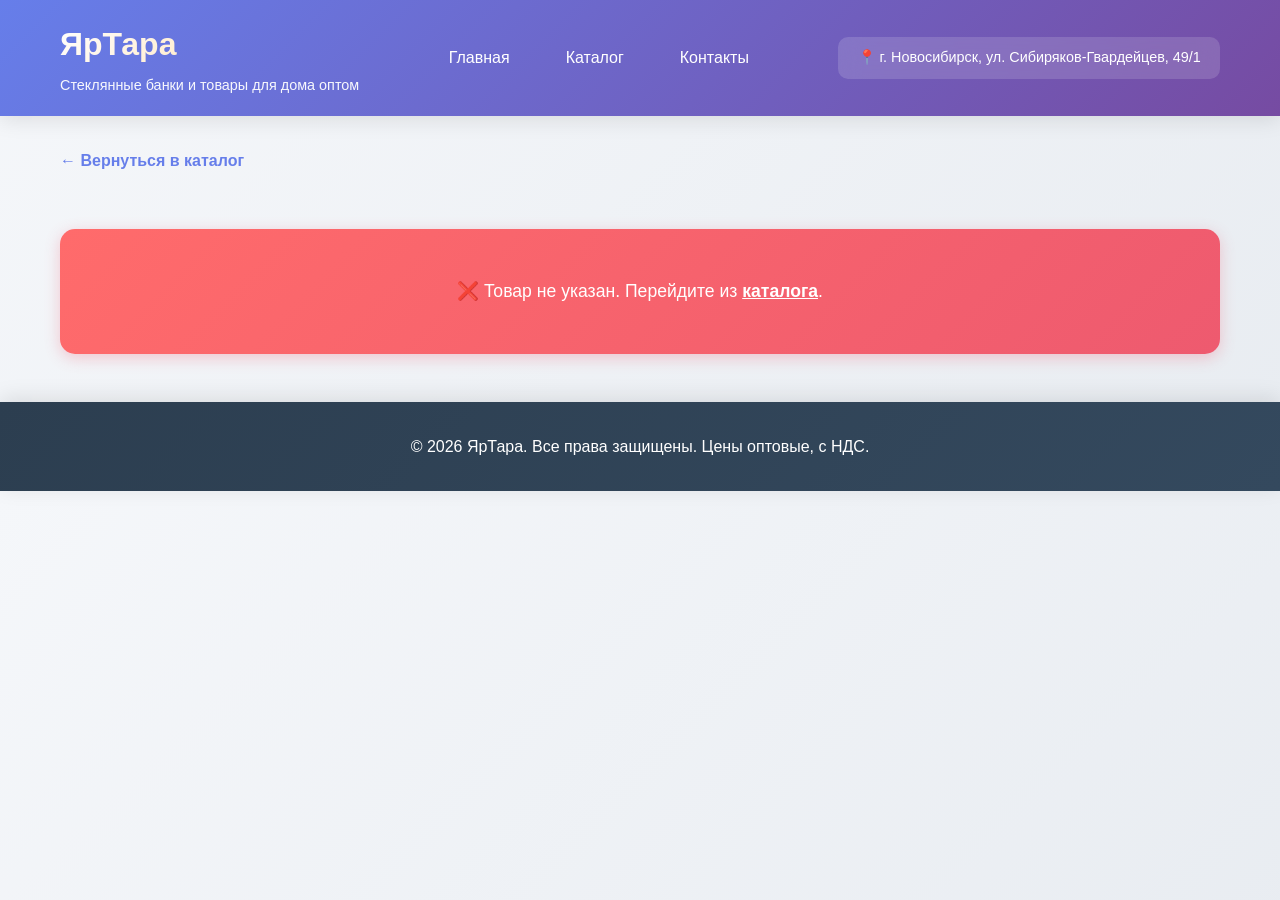
<file: product.html>
<!DOCTYPE html>
<html lang="ru">
<head>
    <meta charset="UTF-8">
    <meta name="viewport" content="width=device-width, initial-scale=1.0">
    <link rel="icon" type="image/svg+xml" href="static/images/favicon.svg">
    <title>ЯрТара - Товар</title>
    <style>
        * { margin: 0; padding: 0; box-sizing: border-box; }
        
        body { 
            font-family: 'Segoe UI', -apple-system, BlinkMacSystemFont, Arial, sans-serif; 
            background: linear-gradient(135deg, #f5f7fa 0%, #e8ecf1 100%);
            color: #2c3e50;
            line-height: 1.6;
        }
        
        .container { 
            max-width: 1200px; 
            margin: auto; 
            padding: 0 20px; 
        }
        
        header { 
            background: linear-gradient(135deg, #667eea 0%, #764ba2 100%);
            color: white; 
            padding: 1.2rem 0;
            box-shadow: 0 4px 20px rgba(0,0,0,0.1);
            position: sticky;
            top: 0;
            z-index: 100;
        }
        
        header .container { 
            display: flex; 
            justify-content: space-between; 
            align-items: center; 
            flex-wrap: wrap; 
            gap: 1rem; 
        }
        
        .logo h1 { 
            font-size: 2rem; 
            background: linear-gradient(135deg, #fff 0%, #ffd89b 100%);
            -webkit-background-clip: text;
            -webkit-text-fill-color: transparent;
            background-clip: text;
            font-weight: 800;
        }
        
        .logo p { 
            font-size: 0.9rem; 
            opacity: 0.95;
            margin-top: 0.2rem;
        }
        
        nav ul { 
            display: flex; 
            list-style: none; 
            gap: 1.5rem; 
        }
        
        nav a { 
            color: white; 
            text-decoration: none;
            font-weight: 500;
            transition: all 0.3s;
            padding: 0.5rem 1rem;
            border-radius: 8px;
        }
        
        nav a:hover { 
            color: #ffd89b;
            background: rgba(255,255,255,0.1);
            transform: translateY(-2px);
        }
        
        .contact-info {
            background: rgba(255,255,255,0.15);
            padding: 0.6rem 1.2rem;
            border-radius: 10px;
            backdrop-filter: blur(10px);
        }
        
        .contact-info p {
            margin: 0;
            font-size: 0.9rem;
        }
        
        .product-detail { 
            display: flex; 
            gap: 40px; 
            flex-wrap: wrap; 
            background: white;
            border-radius: 20px; 
            padding: 40px; 
            margin: 40px 0;
            box-shadow: 0 8px 30px rgba(0,0,0,0.12);
            animation: fadeIn 0.6s ease-out;
        }
        
        .gallery { 
            flex: 1; 
            min-width: 300px;
        }
        
        .gallery img { 
            max-width: 100%; 
            border-radius: 15px;
            box-shadow: 0 8px 25px rgba(0,0,0,0.15);
            transition: transform 0.3s;
        }
        
        .gallery img:hover {
            transform: scale(1.02);
        }
        
        .info { 
            flex: 2; 
            min-width: 300px;
        }
        
        .info h1 {
            font-size: 2rem;
            color: #2c3e50;
            margin-bottom: 1rem;
            line-height: 1.3;
        }
        
        .price { 
            font-size: 2.5rem; 
            background: linear-gradient(135deg, #667eea 0%, #764ba2 100%);
            -webkit-background-clip: text;
            -webkit-text-fill-color: transparent;
            background-clip: text;
            font-weight: 800;
            margin: 15px 0;
        }
        
        .info p {
            font-size: 1.05rem;
            margin: 0.8rem 0;
        }
        
        .info strong {
            color: #667eea;
            font-weight: 700;
        }
        
        .description {
            background: #f8f9fa;
            padding: 1.5rem;
            border-radius: 12px;
            margin: 1.5rem 0;
            border-left: 4px solid #667eea;
            white-space: pre-line;
            line-height: 1.8;
        }
        
        .packaging-info {
            background: linear-gradient(135deg, #f5f7fa 0%, #e8ecf1 100%);
            padding: 1rem;
            border-radius: 12px;
            margin: 1.5rem 0;
            border-left: 4px solid #27ae60;
            font-size: 1rem;
        }
        
        .packaging-info strong {
            color: #27ae60;
        }
        
        .messenger-buttons {
            display: flex;
            gap: 1rem;
            margin-top: 1.5rem;
        }
        
        .messenger-btn {
            flex: 1;
            padding: 1rem;
            border: none;
            border-radius: 12px;
            cursor: pointer;
            font-weight: 600;
            font-size: 1rem;
            text-decoration: none;
            text-align: center;
            transition: all 0.3s;
            display: flex;
            align-items: center;
            justify-content: center;
            gap: 0.5rem;
        }
        
        .messenger-btn:hover {
            transform: translateY(-3px);
            box-shadow: 0 6px 20px rgba(0,0,0,0.3);
        }
        
        .whatsapp-btn {
            background: #25D366;
            color: white;
        }
        
        .telegram-btn {
            background: #0088cc;
            color: white;
        }
        
        .related-products {
            background: white;
            padding: 2rem;
            border-radius: 20px;
            margin: 2rem 0;
            box-shadow: 0 8px 30px rgba(0,0,0,0.12);
        }
        
        .related-products h2 {
            font-size: 1.5rem;
            margin-bottom: 1.5rem;
            color: #667eea;
        }
        
        .related-grid {
            display: grid;
            grid-template-columns: repeat(auto-fill, minmax(250px, 1fr));
            gap: 1.5rem;
        }
        
        .related-card {
            background: #f8f9fa;
            padding: 1.5rem;
            border-radius: 15px;
            text-decoration: none;
            color: inherit;
            transition: all 0.3s;
            border: 2px solid transparent;
        }
        
        .related-card:hover {
            transform: translateY(-5px);
            border-color: #667eea;
            box-shadow: 0 8px 25px rgba(102, 126, 234, 0.2);
        }
        
        .related-card h3 {
            font-size: 1rem;
            margin-bottom: 0.5rem;
            color: #2c3e50;
        }
        
        .related-card .price {
            font-size: 1.3rem;
            color: #e67e22;
            font-weight: 700;
        }
        
        .btn { 
            background: linear-gradient(135deg, #667eea 0%, #764ba2 100%);
            color: white; 
            padding: 15px 35px; 
            border: none; 
            border-radius: 50px; 
            cursor: pointer; 
            font-size: 1.1rem; 
            margin-top: 20px; 
            transition: all 0.3s;
            font-weight: 600;
            box-shadow: 0 4px 15px rgba(102, 126, 234, 0.4);
            text-decoration: none;
            display: inline-block;
        }
        
        .btn:hover { 
            transform: translateY(-3px);
            box-shadow: 0 8px 25px rgba(102, 126, 234, 0.5);
        }
        
        .back-link {
            display: inline-block;
            margin: 2rem 0 1rem;
            color: #667eea;
            text-decoration: none;
            font-weight: 600;
            transition: all 0.3s;
        }
        
        .back-link:hover {
            color: #764ba2;
            transform: translateX(-5px);
        }
        
        footer { 
            background: linear-gradient(135deg, #2c3e50 0%, #34495e 100%);
            color: white; 
            text-align: center; 
            padding: 2rem 0;
            margin-top: 3rem;
            box-shadow: 0 -4px 20px rgba(0,0,0,0.1);
        }
        
        .error-message {
            background: linear-gradient(135deg, #ff6b6b 0%, #ee5a6f 100%);
            color: white;
            padding: 3rem;
            border-radius: 15px;
            text-align: center;
            font-size: 1.1rem;
            box-shadow: 0 4px 15px rgba(238, 90, 111, 0.3);
            margin: 40px 0;
        }
        
        .error-message a {
            color: white;
            text-decoration: underline;
            font-weight: 600;
        }
        
        @media (max-width: 768px) { 
            header .container { 
                flex-direction: column; 
                text-align: center; 
            }
            .product-detail {
                padding: 20px;
                gap: 20px;
            }
            .info h1 {
                font-size: 1.5rem;
            }
            .price {
                font-size: 2rem;
            }
            .messenger-buttons {
                flex-direction: column;
            }
        }
        
        @keyframes fadeIn {
            from {
                opacity: 0;
                transform: translateY(20px);
            }
            to {
                opacity: 1;
                transform: translateY(0);
            }
        }
    </style>
</head>
<body>
    <header>
        <div class="container">
            <div class="logo">
                <h1>ЯрТара</h1>
                <p>Стеклянные банки и товары для дома оптом</p>
            </div>
            <nav>
                <ul>
                    <li><a href="index.html">Главная</a></li>
                    <li><a href="catalog.html">Каталог</a></li>
                    <li><a href="index.html#contacts">Контакты</a></li>
                </ul>
            </nav>
            <div class="contact-info">
                <p>📍 г. Новосибирск, ул. Сибиряков-Гвардейцев, 49/1</p>
            </div>
        </div>
    </header>

    <div class="container" id="productContainer">
        <a href="catalog.html" class="back-link">← Вернуться в каталог</a>
        Загрузка...
    </div>

    <footer>
        <div class="container">
            <p>&copy; 2026 ЯрТара. Все права защищены. Цены оптовые, с НДС.</p>
        </div>
    </footer>

    <script>
        const productId = new URLSearchParams(window.location.search).get('id');
        let allProducts = [];

        async function loadProduct() {
            const container = document.getElementById('productContainer');
            if (!productId) {
                container.innerHTML = `
                    <a href="catalog.html" class="back-link">← Вернуться в каталог</a>
                    <div class="error-message">
                        ❌ Товар не указан. Перейдите из <a href="catalog.html">каталога</a>.
                    </div>
                `;
                return;
            }
            try {
                const res = await fetch('data/products.json?v=' + Date.now());
                const data = await res.json();
                allProducts = data.items;
                const product = allProducts.find(p => p.id == productId);
                if (!product) throw new Error();
                
                const relatedProducts = getRelatedProducts(product, allProducts);
                const relatedHtml = relatedProducts.length > 0 ? `
                    <div class="related-products">
                        <h2>🛒 С этим товаром покупают:</h2>
                        <div class="related-grid">
                            ${relatedProducts.map(r => `
                                <a href="product.html?id=${r.id}" class="related-card">
                                    <h3>${escapeHtml(r.name)}</h3>
                                    <div class="price">💰 ${r.price.toFixed(2)} ₽</div>
                                </a>
                            `).join('')}
                        </div>
                    </div>
                ` : '';
                
                container.innerHTML = `
                    <a href="catalog.html" class="back-link">← Вернуться в каталог</a>
                    <div class="product-detail">
                        <div class="gallery">
                            <img src="${product.images?.[0] || 'https://via.placeholder.com/400x300?text=Фото'}" alt="${escapeHtml(product.name)}">
                        </div>
                        <div class="info">
                            <h1>${escapeHtml(product.name)}</h1>
                            <div class="price">💰 ${product.price.toFixed(2)} ₽</div>
                            <p>📦 В наличии: <strong>${product.stock} шт.</strong></p>
                            ${product.volume ? `<p>📏 Объём: <strong>${product.volume}</strong></p>` : ''}
                            ${product.diameter ? `<p>🔘 Диаметр горла: <strong>${product.diameter}</strong></p>` : ''}
                            <div class="description">${escapeHtml(product.description)}</div>
                            
                            <div class="packaging-info">
                                <strong>📦 Упаковка:</strong> В упаковке: 12 шт. · На паллете: 240 шт. · Вес упаковки: 5 кг
                            </div>
                            
                            <a href="tel:+79137355581" class="btn">📲 Заказать</a>
                        </div>
                    </div>
                    ${relatedHtml}
                `;
            } catch(e) {
                container.innerHTML = `
                    <a href="catalog.html" class="back-link">← Вернуться в каталог</a>
                    <div class="error-message">
                        ❌ Товар не найден или ошибка загрузки.<br>
                        <a href="catalog.html">Вернуться в каталог</a>
                    </div>
                `;
            }
        }

        function getRelatedProducts(product, allProducts, count = 3) {
            return allProducts
                .filter(p => p.category === product.category && p.id !== product.id)
                .slice(0, count);
        }

        function escapeHtml(str) {
            return str.replace(/[&<>]/g, m => ({'&':'&','<':'<','>':'>'}[m]));
        }

        loadProduct();
    </script>
</body>
</html>
</file>
